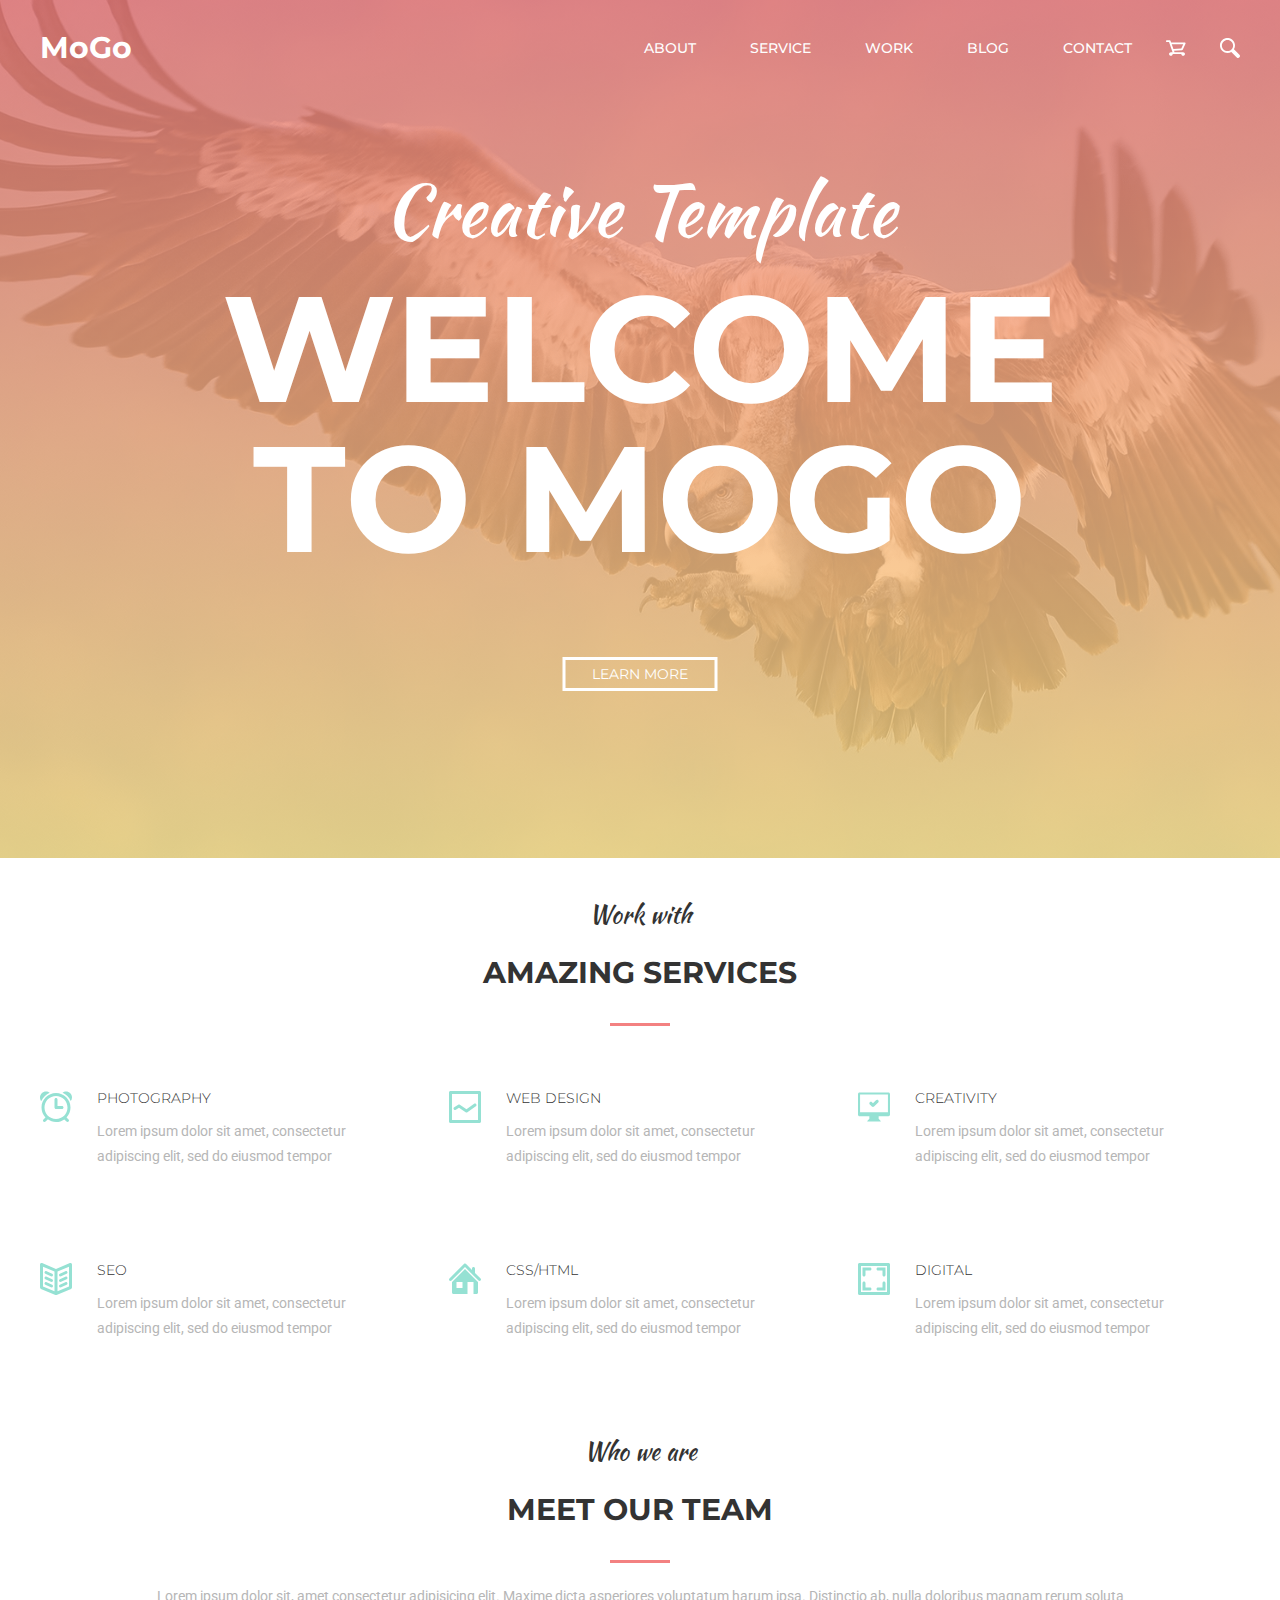
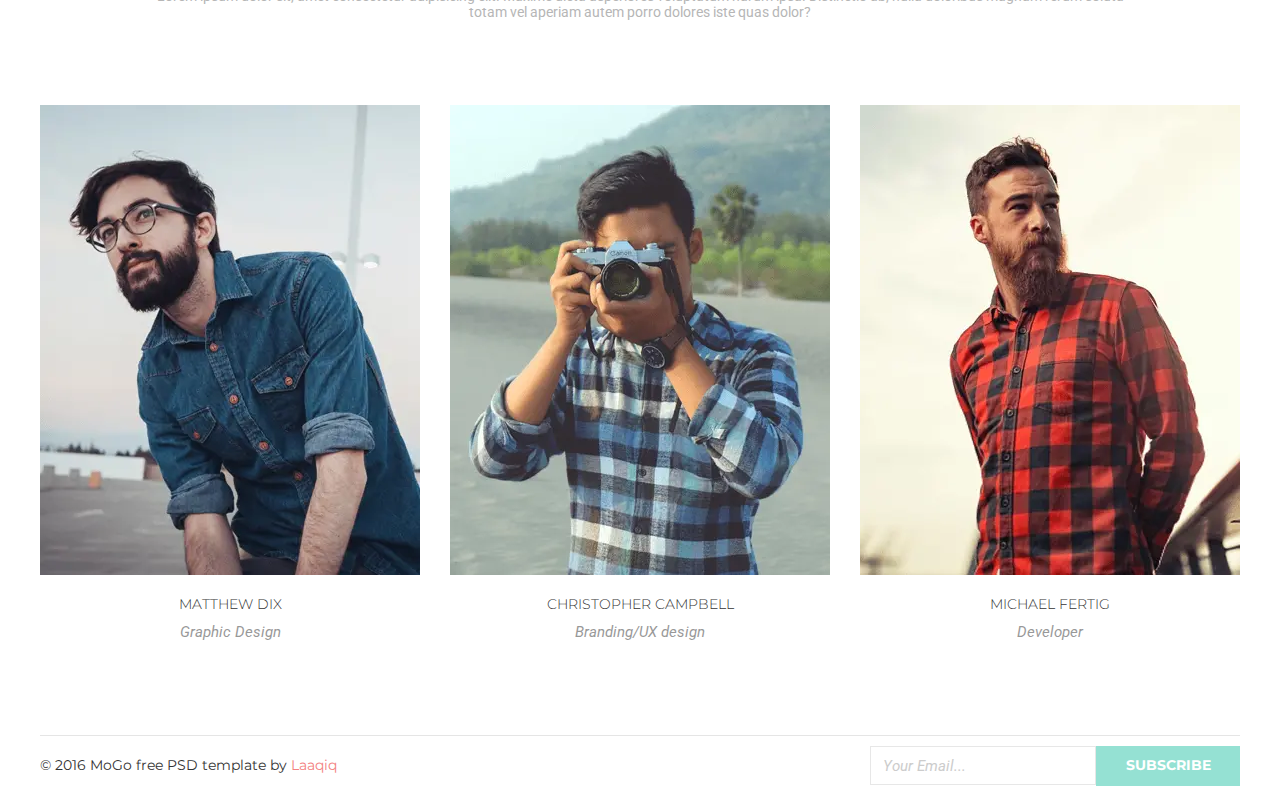
<file: Module-10/index.html>
<!DOCTYPE html>
<html lang="en">
<head>
    <meta charset="UTF-8">
    <meta name="viewport" content="width=device-width, initial-scale=1.0">
    <title>Module-10</title>
    <link rel="stylesheet" href="css/style.css">
    <link rel="stylesheet" href="css/normalize.css">
    <link href="https://fonts.googleapis.com/css?family=Kaushan+Script&display=swap" rel="stylesheet">
    <link href="https://fonts.googleapis.com/css?family=Roboto:300,300i,400,400i,500,700,900&display=swap" rel="stylesheet">
    <link href="https://fonts.googleapis.com/css?family=Montserrat:400,500,700&display=swap" rel="stylesheet">
</head>
<body style="width: 100%">
    <!-- MAIN MANU AND LOGO -->
    <header class="header">
        <div class="container">
          <div class="header__inner">
            <div class="logo"><a class="logo__link" href="#">MoGo</a></div>
            <nav class="menu">
                   <a class="menu__link" href="#">About</a>
                   <a class="menu__link" href="#">Service</a>
                   <a class="menu__link" href="#">Work</a>
                   <a class="menu__link" href="#">Blog</a>
                   <a class="menu__link" href="#">Contact</a>
                   <a class="menu__icon" href="#"><svg class="header__icon"><use href="img/symbol-defs.svg#icon-header01"></use></svg></a>
                   <a class="menu__icon" href="#"><svg class="header__icon"><use href="img/symbol-defs.svg#icon-header02"></use></svg></a>
            </nav>
            
          </div>
          <h1 class="header__title"><span class="header__span">Creative Template</span>Welcome<br> to MoGo</h1>
          <button class="header__btn">Learn more</button>
        </div>
    </header>
    <!-- SERVICES -->
    <section class="services">
       <div class="container">
        <div class="services__inner">
          <h2 class="title"><span>Work with</span><br/>Amazing services</h2>
            <div class="services__items">
               <div class="services__item">
                 <div class="services__icon"><svg class="main__icon"><use href="img/symbol-defs.svg#icon-services01"></use></svg></div>
                    <div class="services__content">
                        <h3 class="services__title">Photography</h3>
                        <p class="services__text"> Lorem ipsum dolor sit amet, consectetur adipiscing elit, sed do eiusmod tempor</p>
                    </div>
                </div>
                <div class="services__item">
                    <div class="services__icon"><svg class="main__icon"><use href="img/symbol-defs.svg#icon-services02"></use></svg></div>
                    <div class="services__content">
                       <h3 class="services__title">Web Design</h3>
                       <p class="services__text"> Lorem ipsum dolor sit amet, consectetur adipiscing elit, sed do eiusmod tempor</p>
                    </div>
                </div>
                <div class="services__item">
                    <div class="services__icon"><svg class="main__icon"><use href="img/symbol-defs.svg#icon-services03"></use></svg></div>
                    <div class="services__content">
                       <h3 class="services__title">Creativity</h3>
                       <p class="services__text"> Lorem ipsum dolor sit amet, consectetur adipiscing elit, sed do eiusmod tempor</p>
                    </div>
                </div>

                <div class="services__item">
                    <div class="services__icon"><svg class="main__icon"><use href="img/symbol-defs.svg#icon-services04"></use></svg></div>
                    <div class="services__content">
                       <h3 class="services__title">seo</h3>
                       <p class="services__text"> Lorem ipsum dolor sit amet, consectetur adipiscing elit, sed do eiusmod tempor</p>
                    </div>
                </div>                     
                <div class="services__item">
                    <div class="services__icon"><svg class="main__icon"><use href="img/symbol-defs.svg#icon-services05"></use></svg></div>
                    <div class="services__content">
                      <h3 class="services__title">Css/Html</h3>
                      <p class="services__text"> Lorem ipsum dolor sit amet, consectetur adipiscing elit, sed do eiusmod tempor</p>
                    </div>
                </div>
                <div class="services__item">
                    <div class="services__icon"><svg class="main__icon"><use href="img/symbol-defs.svg#icon-services06"></use></svg></div>
                    <div class="services__content">
                      <h3 class="services__title">digital</h3>
                      <p class="services__text"> Lorem ipsum dolor sit amet, consectetur adipiscing elit, sed do eiusmod tempor</p>
                    </div>
                </div>
                </div>
          </div>
        </div>
    </section>
    <!-- OUR TEAM -->
    <section class="team">
        <div class="container">
            <h2 class="title"><span>Who we are</span><br/>Meet our team</h2>
            <p class="team__text">Lorem ipsum dolor sit, amet consectetur adipisicing elit. Maxime dicta asperiores voluptatum harum ipsa. Distinctio ab, nulla doloribus magnam rerum soluta totam vel aperiam autem porro dolores iste quas dolor?</p>
  <!-- 1 --> 
          <div class="team__block">
            <div class="team__card">
                <div class="team__card-wrapper">
                  <picture class="team__img">
                    <source tupe="imade/webp" srcset="img/team/team01.webp 1x, img/team/team01@2x.webp 2x">
                    <img src="img/team/team01.png" srcset="img/team/team01@2x.png 2x" alt="">
                  </picture>
                    <div class="team__card-gradient"></div>   
                    <div class="team__buttons">
                            <button class="team__btn"><svg class="team__icon"><use href="img/symbol-defs.svg#icon-team01"></use></svg></button>
                            <button class="team__btn"><svg class="team__icon"><use href="img/symbol-defs.svg#icon-team02"></use></svg></button>
                            <button class="team__btn"><svg class="team__icon"><use href="img/symbol-defs.svg#icon-team03"></use></svg></button>
                            <button class="team__btn"><svg class="team__icon"><use href="img/symbol-defs.svg#icon-team04"></use></svg></button> 
                    </div> 
              </div>
              <h4 class="team__name">Matthew Dix</h4>  
              <p class="team__post">Graphic Design</p>
            </div>
  <!-- 2 -->
            <div class="team__card">
              <div class="team__card-wrapper">
                <picture class="team__img">
                  <source tupe="imade/webp" srcset="img/team/team02.webp 1x, img/team/team02@2x.webp 2x">
                  <img src="img/team/team02.png" srcset="img/team/team02@2x.png 2x" alt="">
                </picture>
                   <div class="team__card-gradient"></div>   
                    <div class="team__buttons">
                      <button class="team__btn"><svg class="team__icon"><use href="img/symbol-defs.svg#icon-team01"></use></svg></button>
                      <button class="team__btn"><svg class="team__icon"><use href="img/symbol-defs.svg#icon-team02"></use></svg></button>
                      <button class="team__btn"><svg class="team__icon"><use href="img/symbol-defs.svg#icon-team03"></use></svg></button>
                      <button class="team__btn"><svg class="team__icon"><use href="img/symbol-defs.svg#icon-team04"></use></svg></button> 
                      </div> 
              </div>
                  <h4 class="team__name">Christopher Campbell</h4>  
                  <p class="team__post">Branding/UX design</p>
            </div>
  <!-- 3 -->
            <div class="team__card">
              <div class="team__card-wrapper">
                <picture class="team__img">
                  <source tupe="imade/webp" srcset="img/team/team03.webp 1x, img/team/team03@2x.webp 2x">
                  <img src="img/team/team03.png" srcset="img/team/team03@2x.png 2x" alt="">
                </picture>
                   <div class="team__card-gradient"></div>   
                   <div class="team__buttons">
                      <button class="team__btn"><svg class="team__icon"><use href="img/symbol-defs.svg#icon-team01"></use></svg></button>
                      <button class="team__btn"><svg class="team__icon"><use href="img/symbol-defs.svg#icon-team02"></use></svg></button>
                      <button class="team__btn"><svg class="team__icon"><use href="img/symbol-defs.svg#icon-team03"></use></svg></button>
                      <button class="team__btn"><svg class="team__icon"><use href="img/symbol-defs.svg#icon-team04"></use></svg></button> 
                  </div>  
              </div>
              <h4 class="team__name">Michael Fertig</h4>  
              <p class="team__post">Developer</p>
            </div>
          </div>
        </div>
    </section>
    <footer class="footer">
        <div class="container">
          <div class="footer__wrapper">
            <p class="footer__information">&copy; 2016 MoGo free PSD template by <a class="footer__link" href="#">Laaqiq</a></p>
            <div class="footer__inputs">
              <input class="footer__input-email" type="email" name="#" id="email" placeholder="Your Email...">
              <input class="footer__input-submit" type="submit" value="Subscribe">
            </div>
          </div>
        </div>
    </footer>
</body>
</html>
</file>
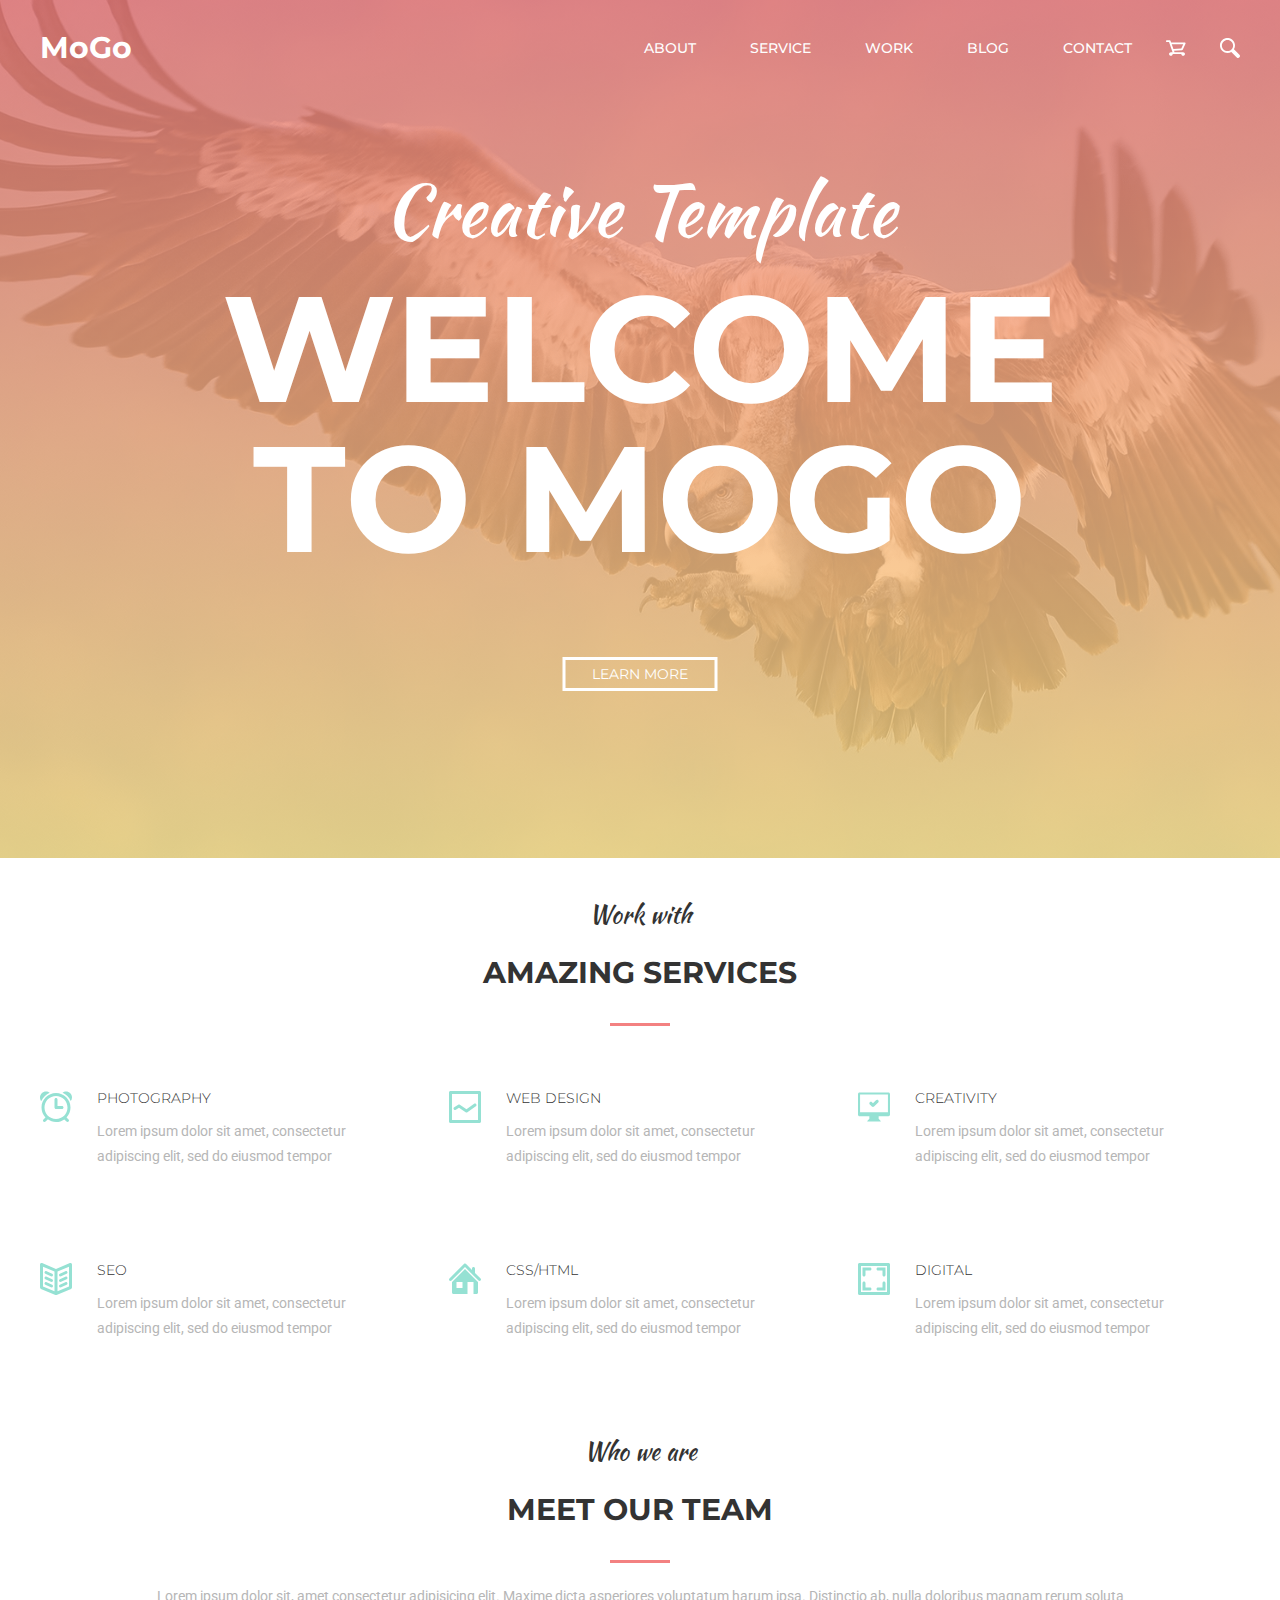
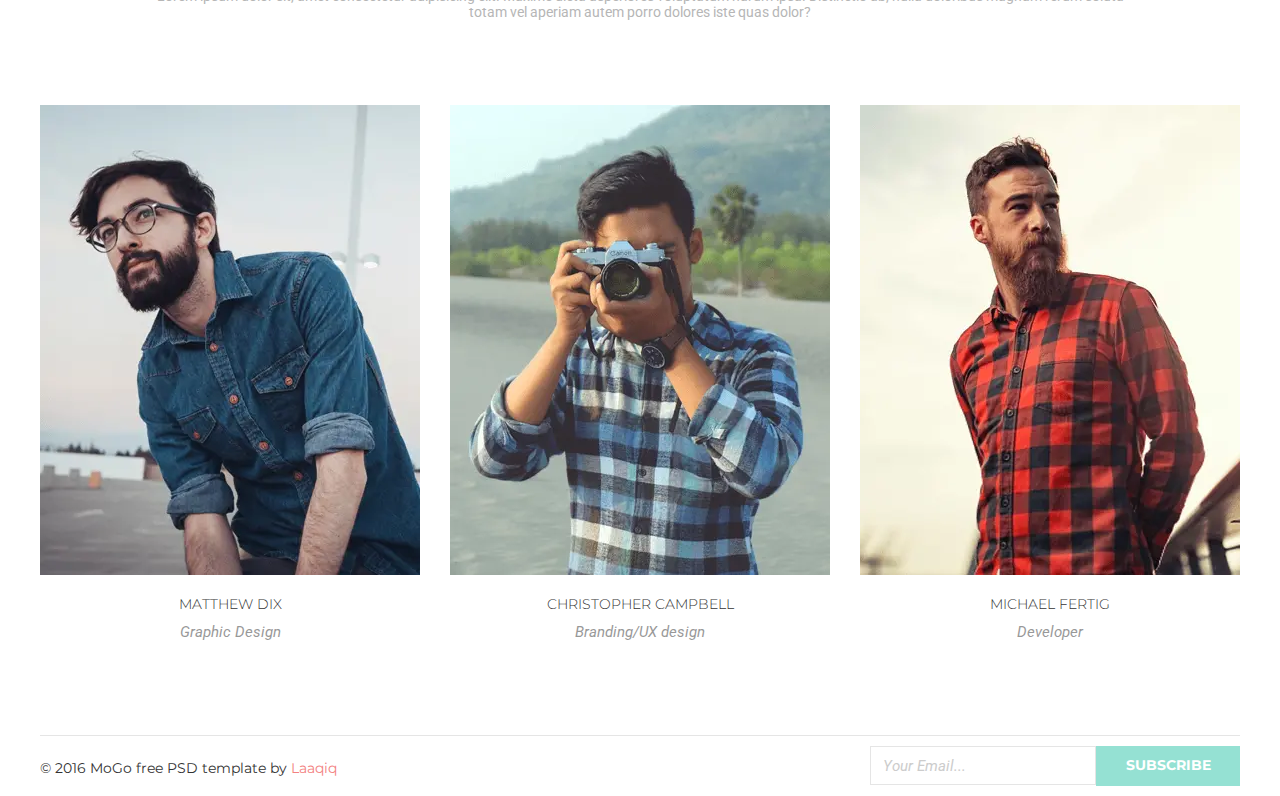
<file: Module-11/index.html>
<!DOCTYPE html>
<html lang="en">
<head>
    <meta charset="UTF-8">
    <meta name="viewport" content="width=device-width, initial-scale=1.0">
    <title>Module-11</title>
    <link rel="stylesheet" href="css/styles.css">
    <link rel="stylesheet" href="css/normalize.css">
    <link href="https://fonts.googleapis.com/css?family=Kaushan+Script&display=swap" rel="stylesheet">
    <link href="https://fonts.googleapis.com/css?family=Roboto:300,300i,400,400i,500,700,900&display=swap" rel="stylesheet">
    <link href="https://fonts.googleapis.com/css?family=Montserrat:400,500,700&display=swap" rel="stylesheet">
</head>
<body style="width: 100%">
    <!-- MAIN MANU AND LOGO -->
    <header class="header">
        <div class="container">
          <div class="header__inner">
            <div class="logo"><a class="logo__link" href="#">MoGo</a></div>
            <nav class="menu">
                   <a class="menu__link" href="#">About</a>
                   <a class="menu__link" href="#">Service</a>
                   <a class="menu__link" href="#">Work</a>
                   <a class="menu__link" href="#">Blog</a>
                   <a class="menu__link" href="#">Contact</a>
                   <a class="menu__icon" href="#"><svg class="header__icon"><use href="img/symbol-defs.svg#icon-header01"></use></svg></a>
                   <a class="menu__icon" href="#"><svg class="header__icon"><use href="img/symbol-defs.svg#icon-header02"></use></svg></a>
            </nav>
            
          </div>
          <h1 class="header__title"><span class="header__span">Creative Template</span>Welcome<br> to MoGo</h1>
          <button class="header__btn">Learn more</button>
        </div>
    </header>
    <!-- SERVICES -->
    <section class="services">
       <div class="container">
        <div class="services__inner">
          <h2 class="title"><span>Work with</span><br/>Amazing services</h2>
            <div class="services__items">
               <div class="services__item">
                 <div class="services__icon"><svg class="main__icon"><use href="img/symbol-defs.svg#icon-services01"></use></svg></div>
                    <div class="services__content">
                        <h3 class="services__title">Photography</h3>
                        <p class="services__text"> Lorem ipsum dolor sit amet, consectetur adipiscing elit, sed do eiusmod tempor</p>
                    </div>
                </div>
                <div class="services__item">
                    <div class="services__icon"><svg class="main__icon"><use href="img/symbol-defs.svg#icon-services02"></use></svg></div>
                    <div class="services__content">
                       <h3 class="services__title">Web Design</h3>
                       <p class="services__text"> Lorem ipsum dolor sit amet, consectetur adipiscing elit, sed do eiusmod tempor</p>
                    </div>
                </div>
                <div class="services__item">
                    <div class="services__icon"><svg class="main__icon"><use href="img/symbol-defs.svg#icon-services03"></use></svg></div>
                    <div class="services__content">
                       <h3 class="services__title">Creativity</h3>
                       <p class="services__text"> Lorem ipsum dolor sit amet, consectetur adipiscing elit, sed do eiusmod tempor</p>
                    </div>
                </div>

                <div class="services__item">
                    <div class="services__icon"><svg class="main__icon"><use href="img/symbol-defs.svg#icon-services04"></use></svg></div>
                    <div class="services__content">
                       <h3 class="services__title">seo</h3>
                       <p class="services__text"> Lorem ipsum dolor sit amet, consectetur adipiscing elit, sed do eiusmod tempor</p>
                    </div>
                </div>                     
                <div class="services__item">
                    <div class="services__icon"><svg class="main__icon"><use href="img/symbol-defs.svg#icon-services05"></use></svg></div>
                    <div class="services__content">
                      <h3 class="services__title">Css/Html</h3>
                      <p class="services__text"> Lorem ipsum dolor sit amet, consectetur adipiscing elit, sed do eiusmod tempor</p>
                    </div>
                </div>
                <div class="services__item">
                    <div class="services__icon"><svg class="main__icon"><use href="img/symbol-defs.svg#icon-services06"></use></svg></div>
                    <div class="services__content">
                      <h3 class="services__title">digital</h3>
                      <p class="services__text"> Lorem ipsum dolor sit amet, consectetur adipiscing elit, sed do eiusmod tempor</p>
                    </div>
                </div>
                </div>
          </div>
        </div>
    </section>
    <!-- OUR TEAM -->
    <section class="team">
        <div class="container">
            <h2 class="title"><span>Who we are</span><br/>Meet our team</h2>
            <p class="team__text">Lorem ipsum dolor sit, amet consectetur adipisicing elit. Maxime dicta asperiores voluptatum harum ipsa. Distinctio ab, nulla doloribus magnam rerum soluta totam vel aperiam autem porro dolores iste quas dolor?</p>
  <!-- 1 --> 
          <div class="team__block">
            <div class="team__card">
                <div class="team__card-wrapper">
                  <picture class="team__img">
                    <source tupe="imade/webp" srcset="img/team/team01.webp 1x, img/team/team01@2x.webp 2x">
                    <img src="img/team/team01.png" srcset="img/team/team01@2x.png 2x" alt="">
                  </picture>
                    <div class="team__card-gradient"></div>   
                    <div class="team__buttons">
                            <button class="team__btn"><svg class="team__icon"><use href="img/symbol-defs.svg#icon-team01"></use></svg></button>
                            <button class="team__btn"><svg class="team__icon"><use href="img/symbol-defs.svg#icon-team02"></use></svg></button>
                            <button class="team__btn"><svg class="team__icon"><use href="img/symbol-defs.svg#icon-team03"></use></svg></button>
                            <button class="team__btn"><svg class="team__icon"><use href="img/symbol-defs.svg#icon-team04"></use></svg></button> 
                    </div> 
              </div>
              <h4 class="team__name">Matthew Dix</h4>  
              <p class="team__post">Graphic Design</p>
            </div>
  <!-- 2 -->
            <div class="team__card">
              <div class="team__card-wrapper">
                <picture class="team__img">
                  <source tupe="imade/webp" srcset="img/team/team02.webp 1x, img/team/team02@2x.webp 2x">
                  <img src="img/team/team02.png" srcset="img/team/team02@2x.png 2x" alt="">
                </picture>
                   <div class="team__card-gradient"></div>   
                    <div class="team__buttons">
                      <button class="team__btn"><svg class="team__icon"><use href="img/symbol-defs.svg#icon-team01"></use></svg></button>
                      <button class="team__btn"><svg class="team__icon"><use href="img/symbol-defs.svg#icon-team02"></use></svg></button>
                      <button class="team__btn"><svg class="team__icon"><use href="img/symbol-defs.svg#icon-team03"></use></svg></button>
                      <button class="team__btn"><svg class="team__icon"><use href="img/symbol-defs.svg#icon-team04"></use></svg></button> 
                      </div> 
              </div>
                  <h4 class="team__name">Christopher Campbell</h4>  
                  <p class="team__post">Branding/UX design</p>
            </div>
  <!-- 3 -->
            <div class="team__card">
              <div class="team__card-wrapper">
                <picture class="team__img">
                  <source tupe="imade/webp" srcset="img/team/team03.webp 1x, img/team/team03@2x.webp 2x">
                  <img src="img/team/team03.png" srcset="img/team/team03@2x.png 2x" alt="">
                </picture>
                   <div class="team__card-gradient"></div>   
                   <div class="team__buttons">
                      <button class="team__btn"><svg class="team__icon"><use href="img/symbol-defs.svg#icon-team01"></use></svg></button>
                      <button class="team__btn"><svg class="team__icon"><use href="img/symbol-defs.svg#icon-team02"></use></svg></button>
                      <button class="team__btn"><svg class="team__icon"><use href="img/symbol-defs.svg#icon-team03"></use></svg></button>
                      <button class="team__btn"><svg class="team__icon"><use href="img/symbol-defs.svg#icon-team04"></use></svg></button> 
                  </div>  
              </div>
              <h4 class="team__name">Michael Fertig</h4>  
              <p class="team__post">Developer</p>
            </div>
          </div>
        </div>
    </section>
    <footer class="footer">
        <div class="container">
          <div class="footer__wrapper">
            <p class="footer__information">&copy; 2016 MoGo free PSD template by <a class="footer__link" href="#">Laaqiq</a></p>
            <div class="footer__inputs">
              <input class="footer__input-email" type="email" name="#" id="email" placeholder="Your Email...">
              <input class="footer__input-submit" type="submit" value="Subscribe">
            </div>
          </div>
        </div>
    </footer>
</body>
</html>
</file>
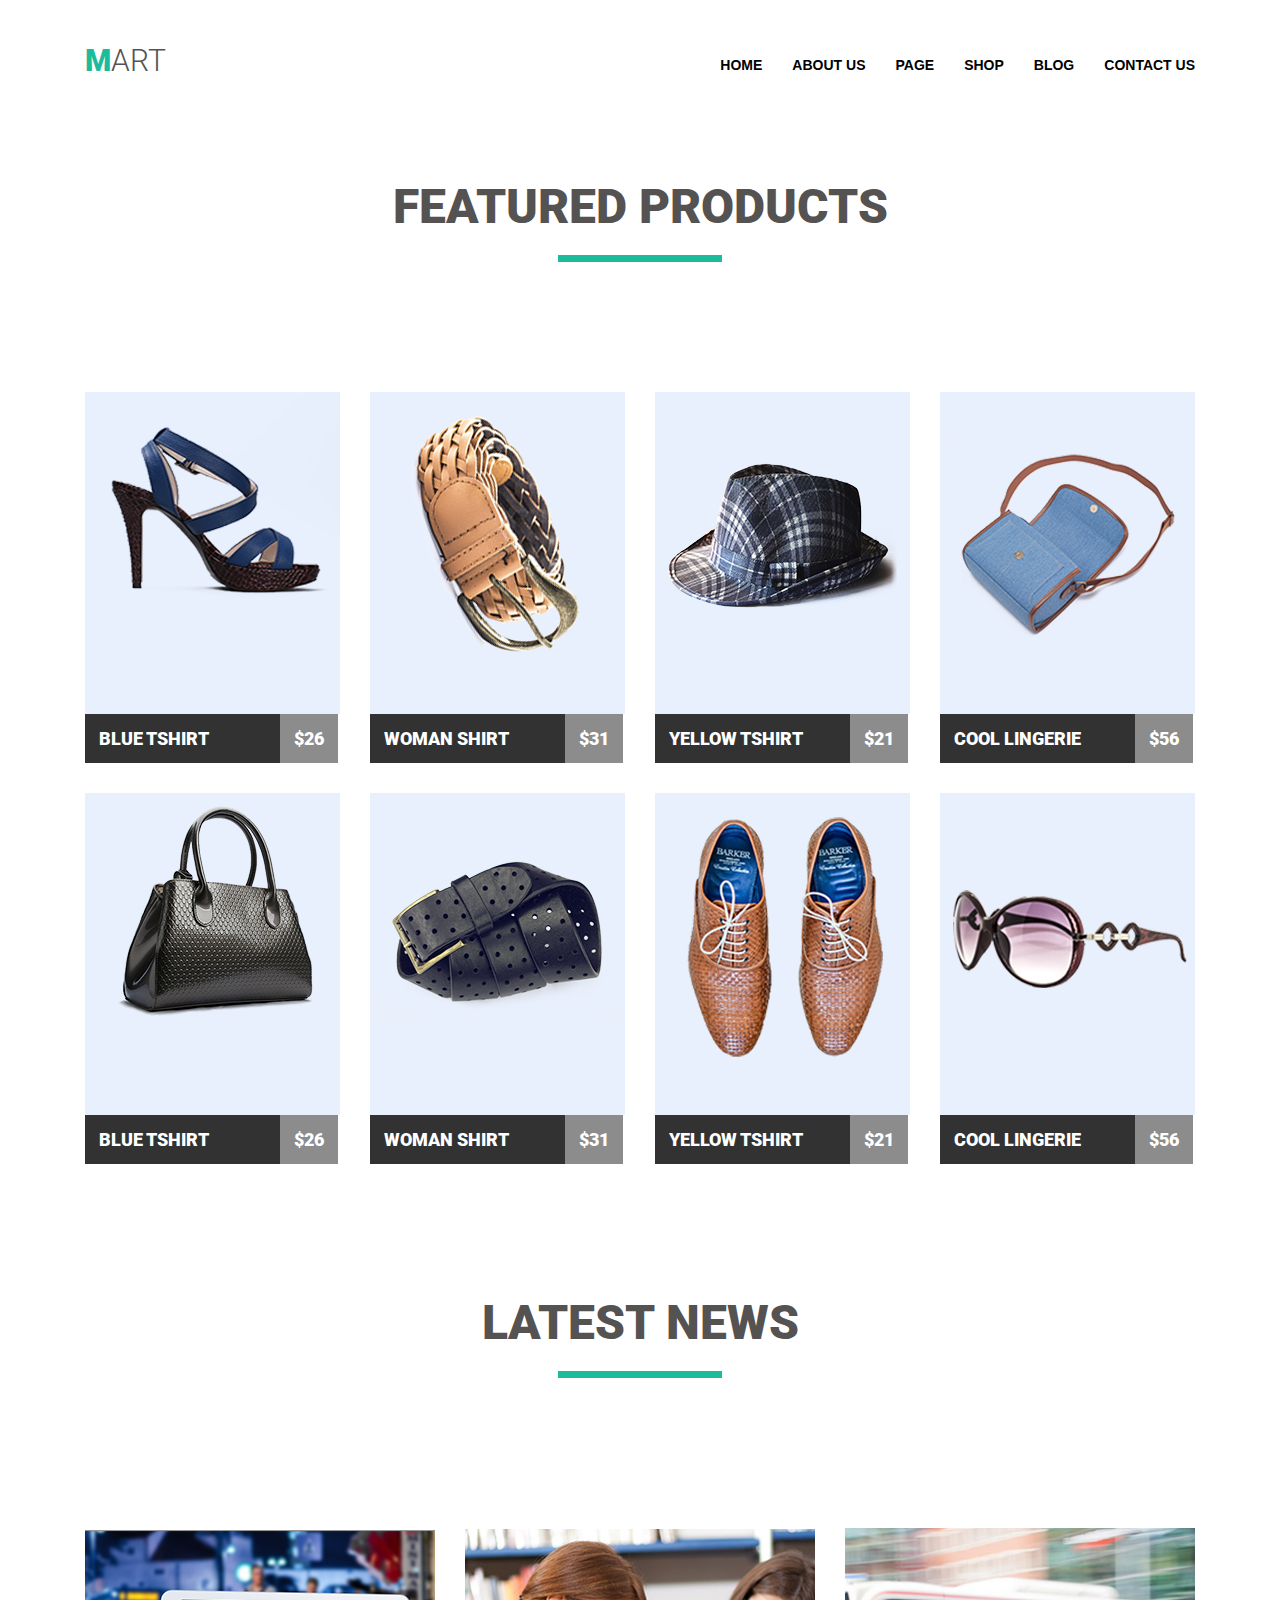
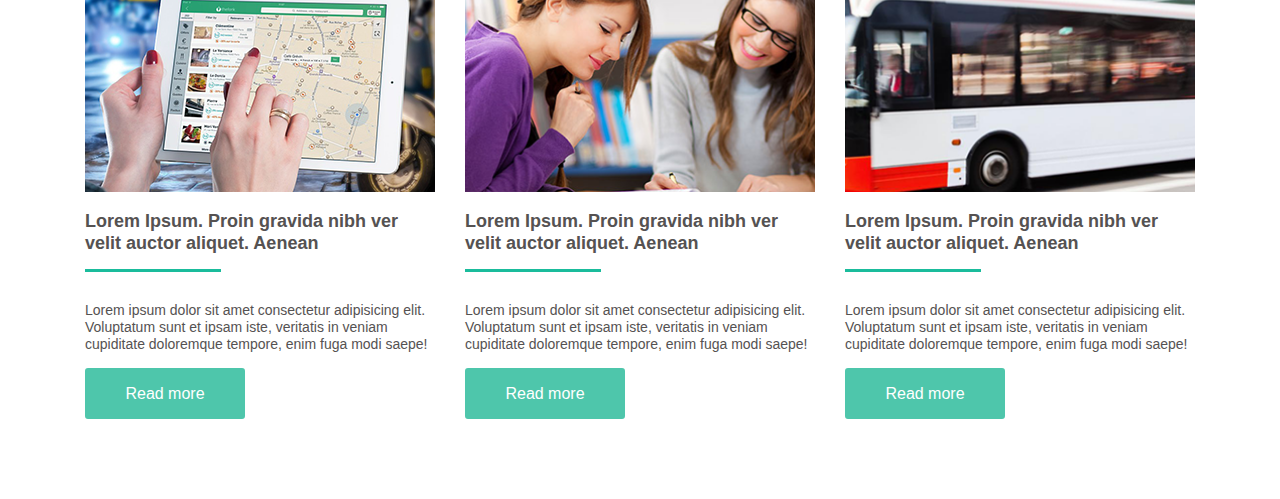
<file: module-4/index.html>
<!DOCTYPE html>
<html lang="en">
  <head>
    <meta charset="UTF-8" />
    <meta name="viewport" content="width=device-width, initial-scale=1.0" />
    <meta http-equiv="X-UA-Compatible" content="ie=edge" />
    <title>Module-4</title>
    <link href="https://fonts.googleapis.com/css?family=Roboto:300,400,500,700,900&display=swap" rel="stylesheet"/>
    <link href="https://fonts.googleapis.com/css?family=Open+Sans:400,600,700&display=swap" rel="stylesheet"/>
    <link rel="stylesheet" href="css/style.css" />
  </head>
  <body>
      <main>
          <!-- MAIN MANU AND LOGO -->
        <header>
        <div class="container">
            <div class="heading clearfix">
           <a href="#" class="logo">Mart</a>
            <nav class="menu">
                <ul>
                <li>
                    <a href="#">Home</a>
                </li>
                <li>
                    <a href="#">About us</a>
                </li>
                <li>
                    <a href="#">Page</a>
                </li>
                <li>
                    <a href="#">Shop</a>
                </li>
                <li>
                    <a href="#">Blog</a>
                </li>
                <li>
                    <a href="#">Contact us</a>
                </li>
                </ul>
            </nav>
            </div>
        </div>
        </header>
        <!-- GOODS AND PRICE-->
        <section>
            <div class="container">
                <h2>Featured products</h2>
                <ul class="goods">
                    <li class="goods-block">
                        <a href="#">
                           <img src="img/1st_block_photo_1.png" alt="women shoes"/> 
                        </a>
                        <ul class="name-price">
                            <li class="goods-name"><a href="#">Blue tshirt</a></li>
                            <li class="priсe">$26</li>
                        </ul> 
                    </li>
                    <li class="goods-block">
                        <a href="#"> 
                            <img src="img/1st_block_photo_2.png" alt="leather belt"/>
                        </a>
                            <ul class="name-price">
                                   <li class="goods-name"><a href="#">Woman shirt</a></li> 
                                <li class="priсe">$31</li>
                            </ul>
                    </li>
                <li class="goods-block">
                    <a href="#"> 
                        <img src="img/1st_block_photo_3.png" alt="hat"/>
                    </a>
                    <ul class="name-price">
                        <li class="goods-name"><a href="#">Yellow tshirt</a></li> 
                        <li class="priсe">$21</li>
                    </ul> 
                </li>
                <li class="goods-block">
                    <a href="#"> 
                        <img src="img/1st_block_photo_4.png" alt="blue women bag"/>
                    </a>
                            <ul class="name-price">
                                <li class="goods-name"><a href="#">Cool lingerie</a></li>
                                <li class="priсe">$56</li>
                            </ul>
                </li>
                <li class="goods-block">
                    <a href="#"> 
                        <img src="img/1st_block_photo_5.png" alt="black women bag"/>
                    </a>
                        <ul class="name-price">
                            <li class="goods-name"><a href="#">Blue tshirt</a></li>
                            <li class="priсe">$26</li>
                        </ul>
                </li>
                <li class="goods-block">
                    <a href="#"> 
                        <img src="img/1st_block_photo_6.png" alt="black leather belt"/>
                    </a>
                    <ul class="name-price">
                        <li class="goods-name"><a href="#">Woman shirt</a></li> 
                        <li class="priсe">$31</li>
                    </ul>
                </li>
                <li class="goods-block">
                    <a href="#"> 
                        <img src="img/1st_block_photo_7.png" alt="men's shoes"/>
                    </a>
                    
                    <ul class="name-price">
                        <li class="goods-name"><a href="#">Yellow tshirt</a></li> 
                        <li class="priсe">$21</li>
                    </ul>
                </li>
                <li class="goods-block">
                    <a href="#"> 
                        <img src="img/1st_block_photo_8.png" alt="glasses"/>
                    </a>     
                    <ul class="name-price">
                        <li class="goods-name"><a href="#">Cool lingerie</a></li>
                        <li class="priсe">$56</li>
                    </ul>              
                </li>
                </ul>
            </div>
        </section>

        <!-- LATEST NEWS -->
        <section>
            <div class="container">
                <h2>Latest news</h2>
                <ul class="news-list">
                    <li class="news-list-item">
                        <img src="img/2rd_block_photo_1.png" alt="news-1" width="350"/>
                        <h3>Lorem Ipsum. Proin gravida nibh ver velit auctor aliquet. Aenean</h3>
                        <p>Lorem ipsum dolor sit amet consectetur adipisicing elit.
                                    Voluptatum sunt et ipsam iste, veritatis in veniam cupiditate
                                    doloremque tempore, enim fuga modi saepe!</p>
                        <button>Read more</button>
                    </li>
                    <li class="news-list-item">
                        <img src="img/2rd_block_photo_2.png" alt="news-1" width="350"/>
                        <h3>Lorem Ipsum. Proin gravida nibh ver velit auctor aliquet. Aenean</h3>
                        <p>Lorem ipsum dolor sit amet consectetur adipisicing elit.
                                    Voluptatum sunt et ipsam iste, veritatis in veniam cupiditate
                                    doloremque tempore, enim fuga modi saepe!</p>
                        <button>Read more</button>
                    </li> 
                    <li class="news-list-item">
                        <img src="img/2rd_block_photo_3.png" alt="news-1" width="350"/>
                        <h3>Lorem Ipsum. Proin gravida nibh ver velit auctor aliquet. Aenean</h3>
                        <p>Lorem ipsum dolor sit amet consectetur adipisicing elit.
                                    Voluptatum sunt et ipsam iste, veritatis in veniam cupiditate
                                    doloremque tempore, enim fuga modi saepe!</p>
                        <button>Read more</button>
                    </li>
                </ul>           
            </div>
        </section> 
      </main>
  </body>
</html>
</file>
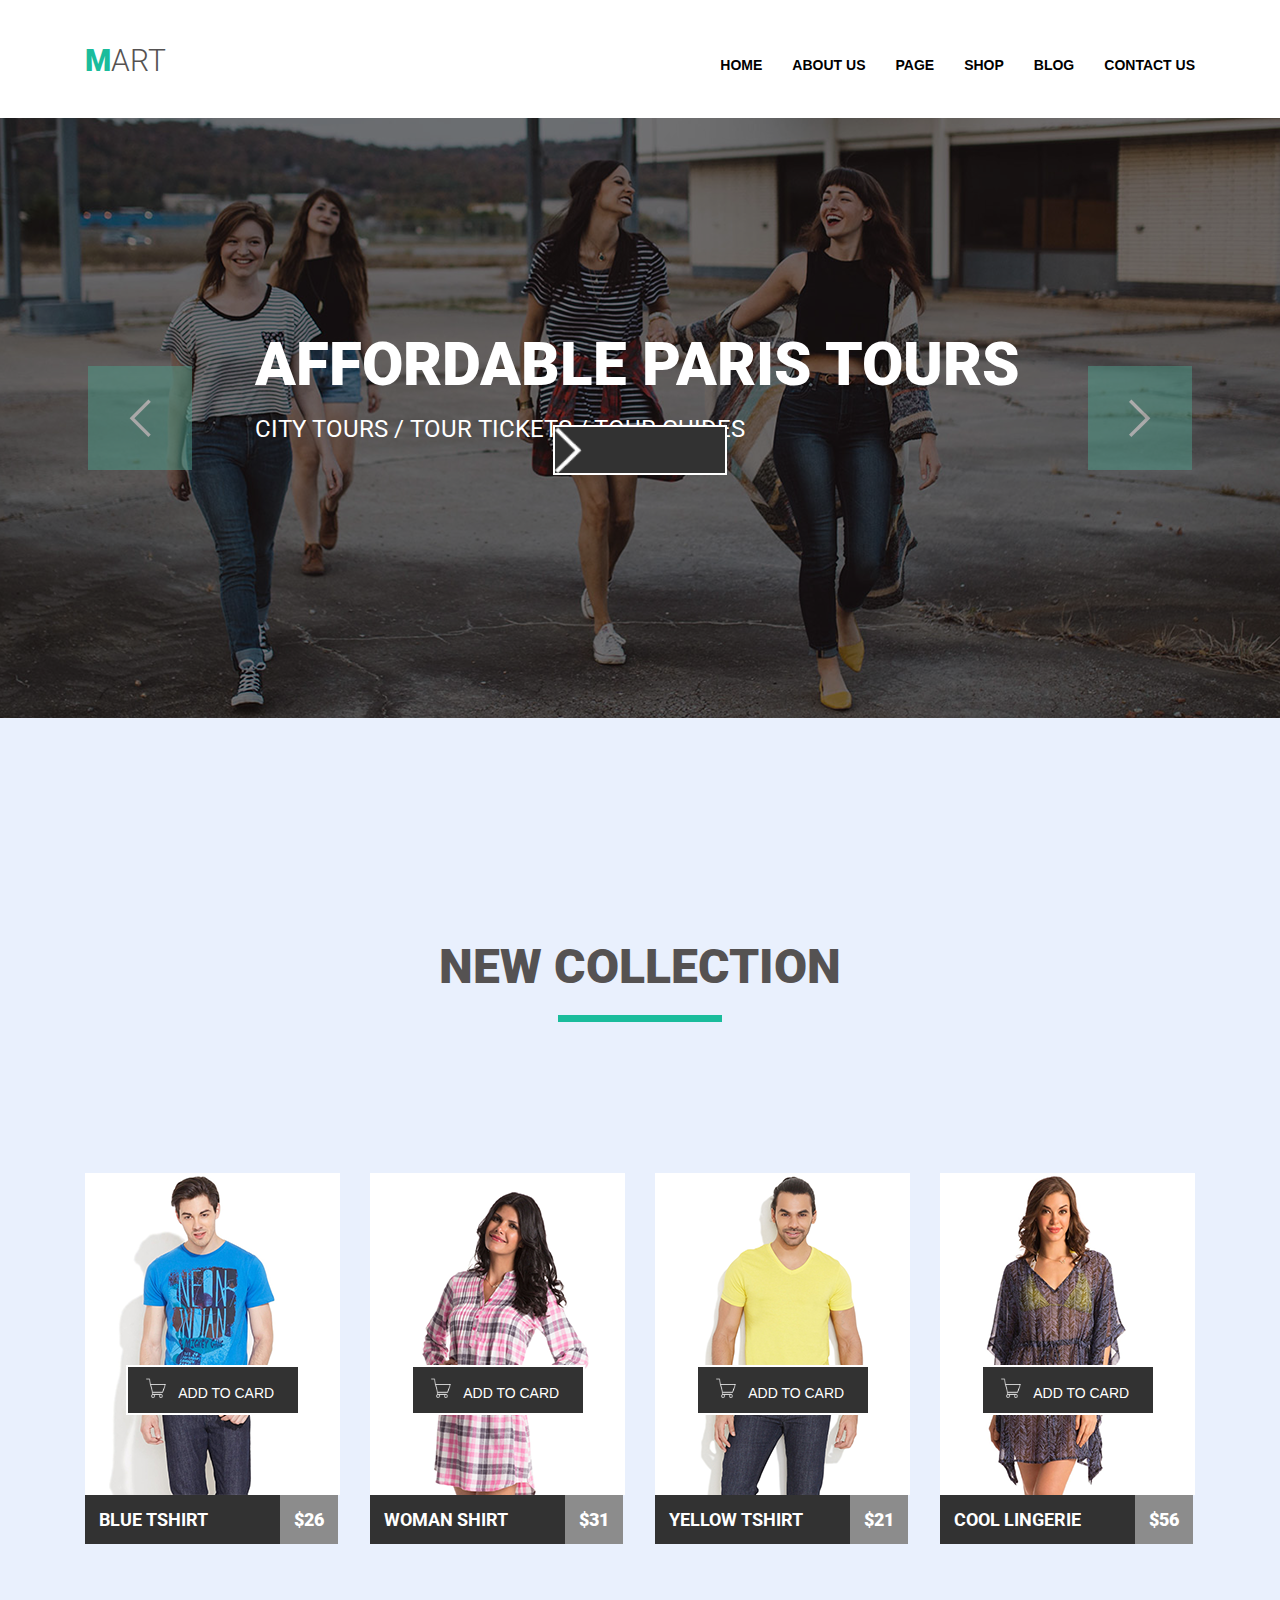
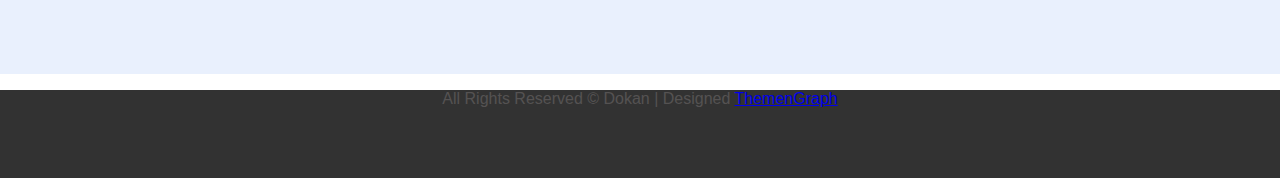
<file: Module-5/index.html>
<!DOCTYPE html>
<html lang="en">
  <head>
    <meta charset="UTF-8" />
    <meta name="viewport" content="width=device-width, initial-scale=1.0" />
    <meta http-equiv="X-UA-Compatible" content="ie=edge" />
    <title>Module-5</title>
    <link
      href="https://fonts.googleapis.com/css?family=Roboto:300,400,500,700,900&display=swap"
      rel="stylesheet"
    />
    <link
      href="https://fonts.googleapis.com/css?family=Open+Sans:400,600,700&display=swap"
      rel="stylesheet"
    />
    <link rel="stylesheet" href="css/style.css" />
  </head>
  <body>
    <main>
      <!--MAIN MANU AND LOGO-->
      <header>
        <div class="container">
          <div class="heading clearfix">
            <a href="#" class="logo">Mart</a>
            <nav class="menu ">
              <ul>
                <li><a href="#">Home</a></li>
                <li><a href="#">About us</a></li>
                <li><a href="#">Page</a></li>
                <li><a href="#">Shop</a></li>
                <li><a href="#">Blog</a></li>
                <li><a href="#">Contact us</a></li>
              </ul>
            </nav>
          </div>
        </div>
      </header>
      <section>
        <div class="background-img ">
          <div class="container">
              <div class="headline">
                <button class="button left"> <img class="img" src=".//img/pointer1.png" alt=""></button>
                <h1>Affordable paris tours</h1>
                <span><p class="tours">City tours / tour tickets / tour guides</p></span>
                <button class="button right"> <img class="img" src=".//img/pointer2.png" alt=""></button>
              </div>
            </div>
          </div>
      </section>
      <!--New collection-->
      <section class="background">
        <div class="container h2">
          <h2>New collection</h2>
          <ul class="goods">
            <li class="goods-block">
              <div class="bg-color">
                <div class="btn">
                  <button class="icon icon01"></button>
                  <button class="icon icon02"></button>
                  <button class="icon icon03"></button>
                  <button class="bnt_card"><img class="icon-png basket" src="img/icon4.png" alt="icon4"/>Add to card</button>
                </div>
              </div>
              <a href="#">
                <img src="img/people1.png" alt="Blue tshirt" />
              </a>
              <ul class="name-price">
                <li class="goods-name">
                  <h4><a href="#">Blue tshirt</a></h4>
                </li>
                <li class="priсe">$26</li>
              </ul>
            </li>
            <li class="goods-block">
              <div class="bg-color">
                <div class="btn">
                  <button class="icon icon01"></button>
                  <button class="icon icon02"></button>
                  <button class="icon icon03"></button>
                  <button class="bnt_card"><img class="icon-png basket" src="img/icon4.png" alt="icon4"/>Add to card</button>
                </div>
              </div>
              <a href="#">
                <img src="img/people2.png" alt="Woman shirt" />
              </a>
              <ul class="name-price">
                <li class="goods-name">
                  <h4> <a href="#">Woman shirt</a></h4>
                </li>
                <li class="priсe">$31</li>
              </ul>
            </li>
            <li class="goods-block">
              <div class="bg-color">
                <div class="btn">
                  <button class="icon icon01"></button>
                  <button class="icon icon02"></button>
                  <button class="icon icon03"></button>
                  <button class="bnt_card"><img class="icon-png basket" src="img/icon4.png" alt="icon4"/>Add to card</button>
                </div>
              </div>
              <a href="#">
                <img src="img/people3.png" alt="Yellow tshirt" />
              </a>
              <ul class="name-price">
                <li class="goods-name">
                  <h4><a href="#">Yellow tshirt</a></h4>
                </li>
                <li class="priсe">$21</li>
              </ul>
            </li>
            <li class="goods-block">
              <div class="bg-color">
                <div class="btn">
                  <button class="icon icon01"></button>
                  <button class="icon icon02"></button>
                  <button class="icon icon03"></button>
                  <button class="bnt_card"><img class="icon-png basket" src="img/icon4.png" alt="icon4"/>Add to card</button>
                </div>
              </div>
              <a href="#">
                <img src="img/people4.png" alt="Cool lingerie" />
              </a>
              <ul class="name-price">
                <li class="goods-name">
                  <h4><a href="#">Cool lingerie</a></h4>
                </li>
                <li class="priсe">$56</li>
              </ul>
            </li>
          </ul>
        </div>
      </section>
      <!--FOOTER-->
      <footer>
        <div class="container footer">
          <p>All Rights Reserved &copy; Dokan | Designed <a href="#">ThemenGraph</a> </p>
        </div>
      </footer>
    </main>
  </body>
</html>
</file>
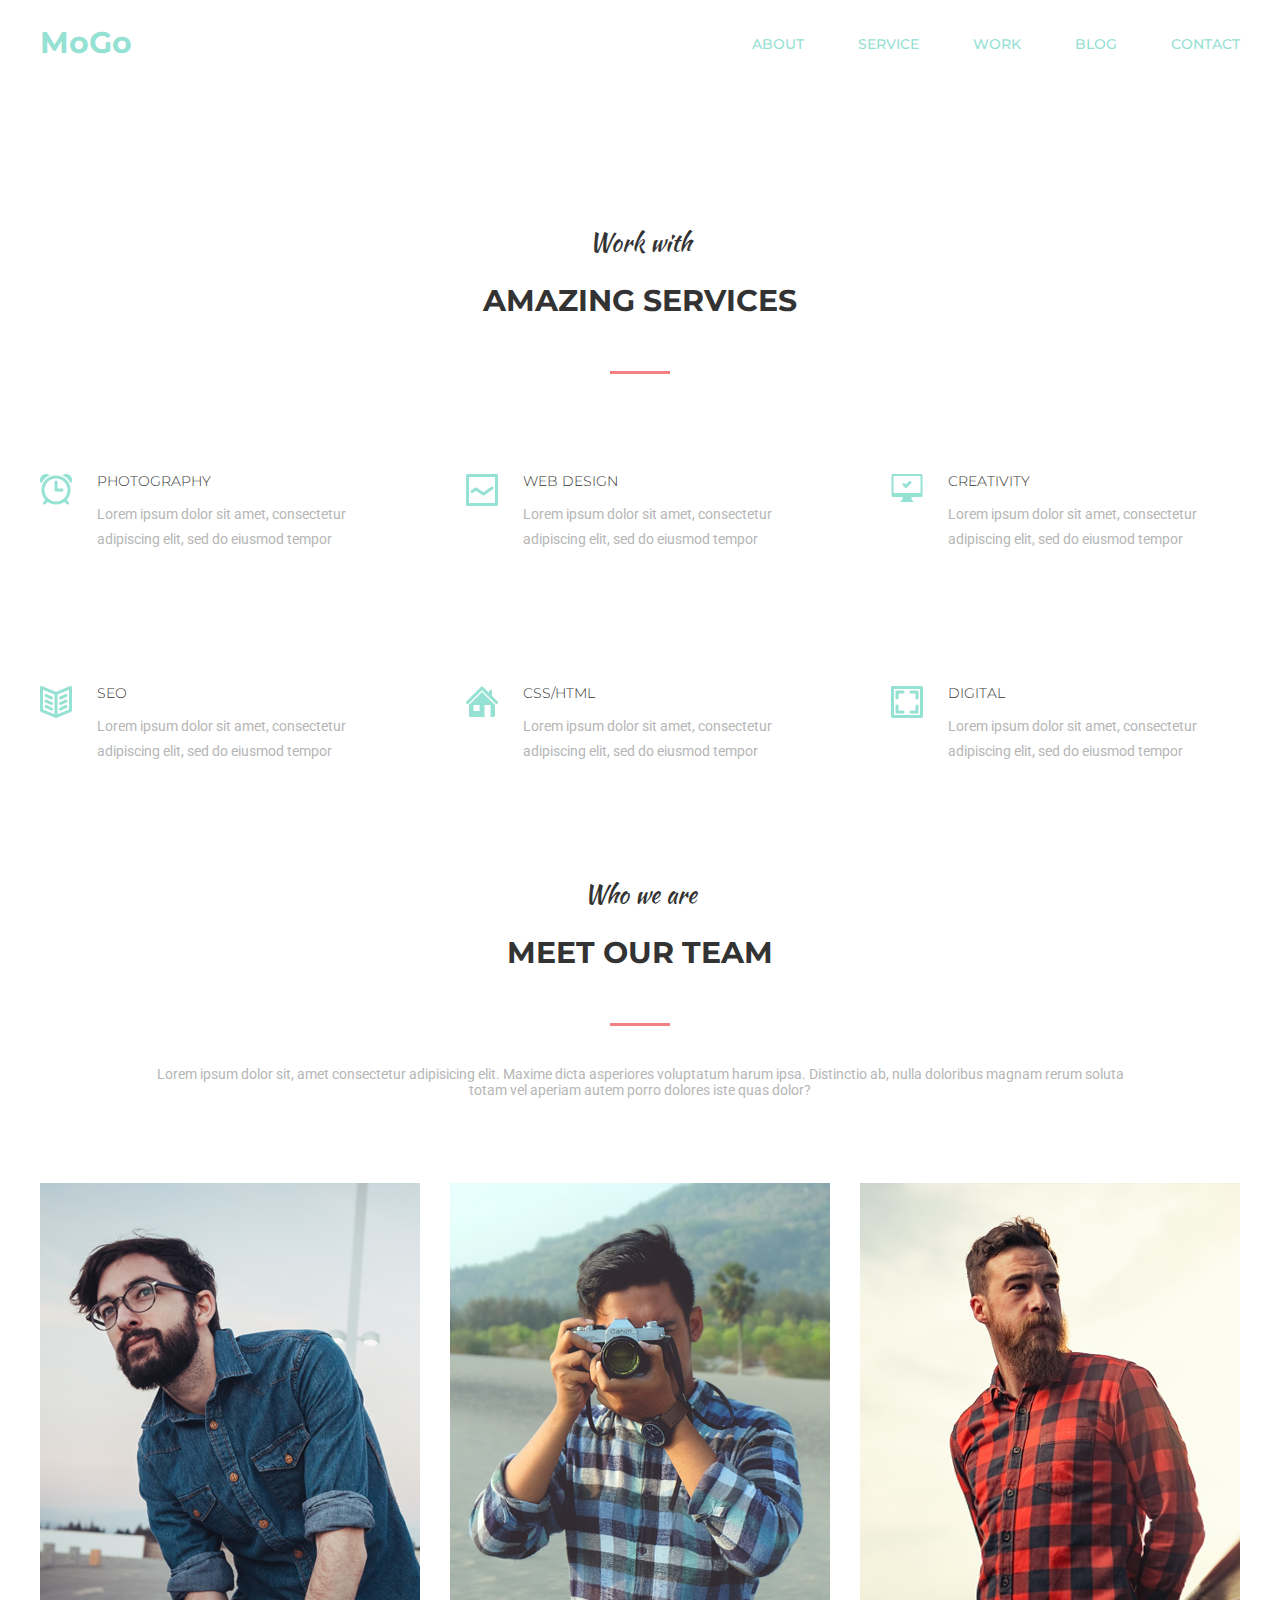
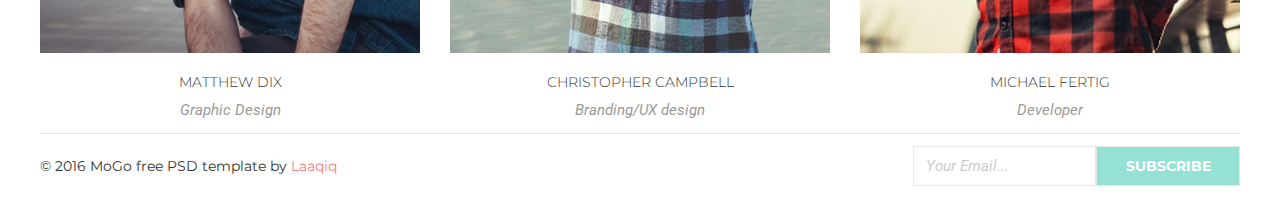
<file: Module-6/index.html>
<!DOCTYPE html>
<html lang="en">
<head>
    <meta charset="UTF-8">
    <meta name="viewport" content="width=device-width, initial-scale=1.0">
    <title>Module-6</title>
    <link rel="stylesheet" href="css/style.css">
    <link href="https://fonts.googleapis.com/css?family=Kaushan+Script&display=swap" rel="stylesheet">
    <link href="https://fonts.googleapis.com/css?family=Roboto:300,300i,400,400i,500,700,900&display=swap" rel="stylesheet">
    <link href="https://fonts.googleapis.com/css?family=Montserrat:400,500,700&display=swap" rel="stylesheet">
</head>
<body>
    <!-- MAIN MANU AND LOGO -->
    <header>
        <div class="container">
          <div class="header">
            <a href="#" class="logo">MoGo</a>
              <nav class="menu">
                        <a href="#">About</a>
                        <a href="#">Service</a>
                        <a href="#">Work</a>
                        <a href="#">Blog</a>
                        <a href="#">Contact</a>
              </nav>
          </div>
        </div>
    </header>
    <!-- SERVICES -->
    <section>
        <div class="container">
          <h2><span>Work with</span><br/>Amazing services</h2>
          <div class="main_services_block">
            <div class="services_item">
                        <div class="services">
                          <img class="main_icon" src="img/main-icons/main-icon1.png" alt="">
                        </div>
                        <div class="services">
                          <h3>Photography</h3>
                          <p> Lorem ipsum dolor sit amet, consectetur adipiscing elit, sed do eiusmod tempor</p>
                        </div>
                      </div>
                      <div class="services_item">
                        <div class="services">
                          <img class="main_icon" src="img/main-icons/main-icon2.png" alt="">
                        </div>
                        <div class="services">
                          <h3>Web Design</h3>
                          <p> Lorem ipsum dolor sit amet, consectetur adipiscing elit, sed do eiusmod tempor</p>
                        </div>
                      </div>
                      <div class="services_item">
                        <div class="services">
                          <img class="main_icon" src="img/main-icons/main-icon3.png" alt="">
                        </div>
                        <div class="services">
                          <h3>Creativity</h3>
                          <p> Lorem ipsum dolor sit amet, consectetur adipiscing elit, sed do eiusmod tempor</p>
                        </div>
                      </div>

                      <div class="services_item">
                        <div class="services">
                          <img class="main_icon" src="img/main-icons/main-icon4.png" alt="">
                        </div>
                        <div class="services">
                          <h3>seo</h3>
                          <p> Lorem ipsum dolor sit amet, consectetur adipiscing elit, sed do eiusmod tempor</p>
                        </div>
                      </div>
                      
                      <div class="services_item">
                          <div class="services">
                          <img class="main_icon" src="img/main-icons/main-icon5.png" alt="">
                        </div>
                        <div class="services">
                          <h3>Css/Html</h3>
                          <p> Lorem ipsum dolor sit amet, consectetur adipiscing elit, sed do eiusmod tempor</p>
                        </div>
                      </div>

                      <div class="services_item">
                        <div class="services">
                          <img class="main_icon" src="img/main-icons/main-icon6.png" alt="">
                        </div>
                        <div class="services">
                          <h3>digital</h3>
                          <p> Lorem ipsum dolor sit amet, consectetur adipiscing elit, sed do eiusmod tempor</p>
                        </div>
                      </div>
            </div>
        </div>
    </section>
    <!-- OUR TEAM -->
    <section>
        <div class="container">
            <h2><span>Who we are</span><br/>Meet our team</h2>
            <p class="text">Lorem ipsum dolor sit, amet consectetur adipisicing elit. Maxime dicta asperiores voluptatum harum ipsa. Distinctio ab, nulla doloribus magnam rerum soluta totam vel aperiam autem porro dolores iste quas dolor?</p>
  <!-- 1 --> 
          <div class="team_block">
            <div class="team__card">
                <div class="wrapper">
                    <img class="img_team" src="img/team/team1.png" alt="">
                    <div class="gradient"></div>   
                    <div class="buttons">
                            <button><img class="icon" src="img/social-icon/facebook.png" alt=""></button>
                            <button><img class="icon" src="img/social-icon/twitter.png" alt=""></button>
                            <button><img class="icon" src="img/social-icon/pinterest.png" alt=""></button>
                            <button><img class="icon" src="img/social-icon/instagram.png" alt=""></button> 
                    </div> 
              </div>
              <h4>Matthew Dix</h4>  
              <p class="post">Graphic Design</p>
            </div>
  <!-- 2 -->
            <div class="team__card">
              <div class="wrapper">
                   <img class="img_team" src="img/team/team2.png" alt="">
                   <div class="gradient"></div>   
                    <div class="buttons">
                            <button><img class="icon" src="img/social-icon/facebook.png" alt=""></button>
                            <button><img class="icon" src="img/social-icon/twitter.png" alt=""></button>
                            <button><img class="icon" src="img/social-icon/pinterest.png" alt=""></button>
                            <button><img class="icon" src="img/social-icon/instagram.png" alt=""></button> 
                      </div> 
              </div>
                  <h4>Christopher Campbell</h4>  
                  <p class="post">Branding/UX design</p>
            </div>
  <!-- 3 -->
            <div class="team__card">
              <div class="wrapper">
                   <img class="img_team" src="img/team/team3.png" alt="">
                   <div class="gradient"></div>   
                   <div class="buttons">
                        <button><img class="icon" src="img/social-icon/facebook.png" alt=""></button>
                        <button><img class="icon" src="img/social-icon/twitter.png" alt=""></button>
                        <button><img class="icon" src="img/social-icon/pinterest.png" alt=""></button>
                        <button><img class="icon" src="img/social-icon/instagram.png" alt=""></button> 
                  </div>  
              </div>
              <h4>Michael Fertig</h4>  
              <p class="post">Developer</p>
            </div>
          </div>
        </div>
    </section>
    <footer>
        <div class="container">
          <div class="footer_wrapper">
            <p class="information">&copy; 2016 MoGo free PSD template by <a href="#">Laaqiq</a></p>
            <div class="inputs">
              <input type="email" name="#" id="email" placeholder="Your Email...">
              <input type="submit" value="Subscribe">
            </div>
          </div>

        </div>
    </footer>
</body>
</html>
</file>
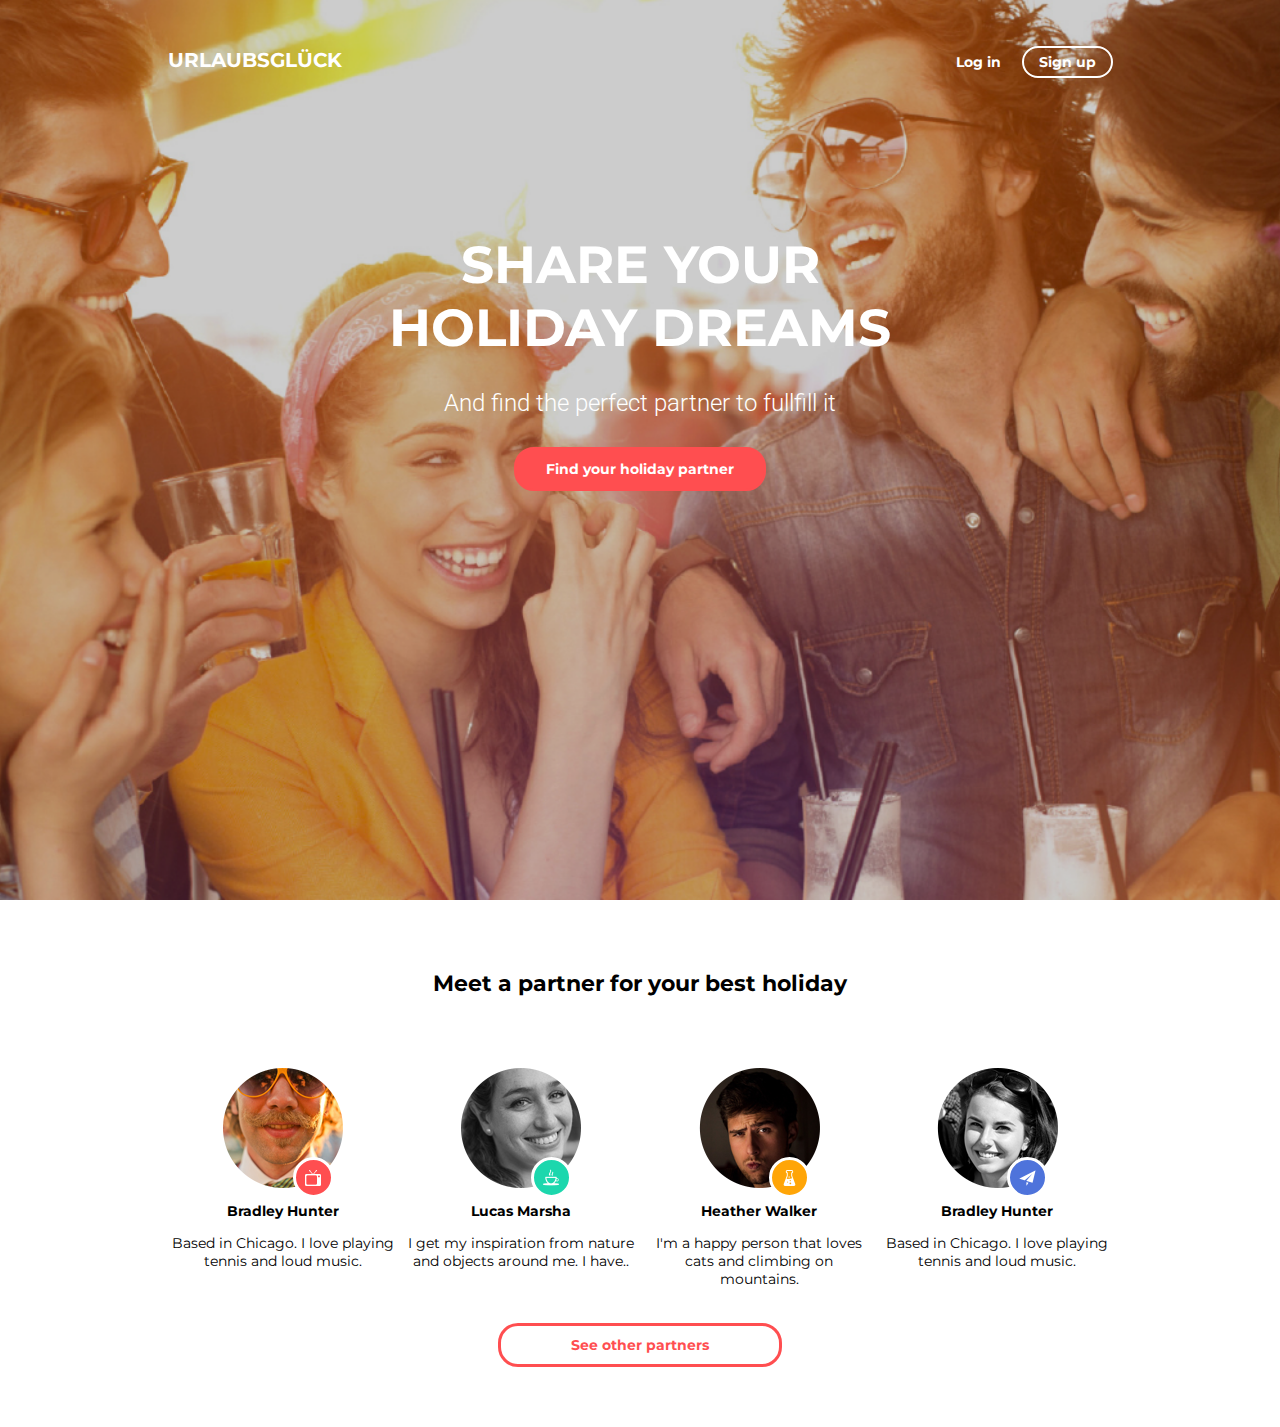
<file: Module-8/index.html>
<!DOCTYPE html>
<html lang="en">
<head>
    <meta charset="UTF-8">
    <meta name="viewport" content="width=device-width, initial-scale=1.0">
    <link rel="stylesheet" href="css/style.css">
    <link rel="stylesheet" href="css/media.css">
    <link href="https://fonts.googleapis.com/css?family=Montserrat:400,700&display=swap" rel="stylesheet">
    <link href="https://fonts.googleapis.com/css?family=Roboto:300,400&display=swap" rel="stylesheet">    <title>Module-8</title>
</head>
<body>
<header>
   
        <div class="container">
                <!---------- MENU + LOGO -------------------------------->
            <div class="header">
                    <nav class="menu">
                    <button>Log in</button>
                    <button>Sign up</button>
                </nav>
                <div class="logo"> <a href="#">URLAUBSGLÜCK</a></div>
            </div>
                <div class="main-section">
                <h1>Share your holiday dreams</h1>
                <p>And find the perfect partner to fullfill it</p>
                <button>Find your holiday partner</button>
            </div>
            </div>
 </header>
 <main>
        <section>
            <!------------ TEAM ------------------------------------------>
            <div class="container">
                <h2>Meet a partner for your best holiday</h2>
                <div class="team">
                        <div class="partner">
                            <a href="#"><img src="img/team/team-1.png" alt=""></a>
                            <h3>Bradley Hunter</h3>
                            <p>Based in Chicago. I love playing tennis and loud music.</p>
                        </div>
                        <div class="partner">
                            <a href="#"><img src="img/team/team-2.png" alt=""></a>
                            <h3>Lucas Marsha</h3>
                            <p>I get my inspiration from nature and objects around me. I have..</p>
                        </div>
                        <div class="partner">
                            <a href="#"><img src="img/team/team-3.png" alt=""></a>
                            <h3>Heather Walker</h3>
                            <p>I'm a happy person that loves cats and climbing on mountains.</p>
                        </div>
                        <div class="partner">
                            <a href="#"><img src="img/team/team-4.png" alt=""></a>
                            <h3>Bradley Hunter</h3>
                            <p>Based in Chicago. I love playing tennis and loud music.</p>
                        </div>
                    </div>
                    <button class="button">See other partners</button>
                </div>
        </section>
    </main>  
</body>
</html>
</file>
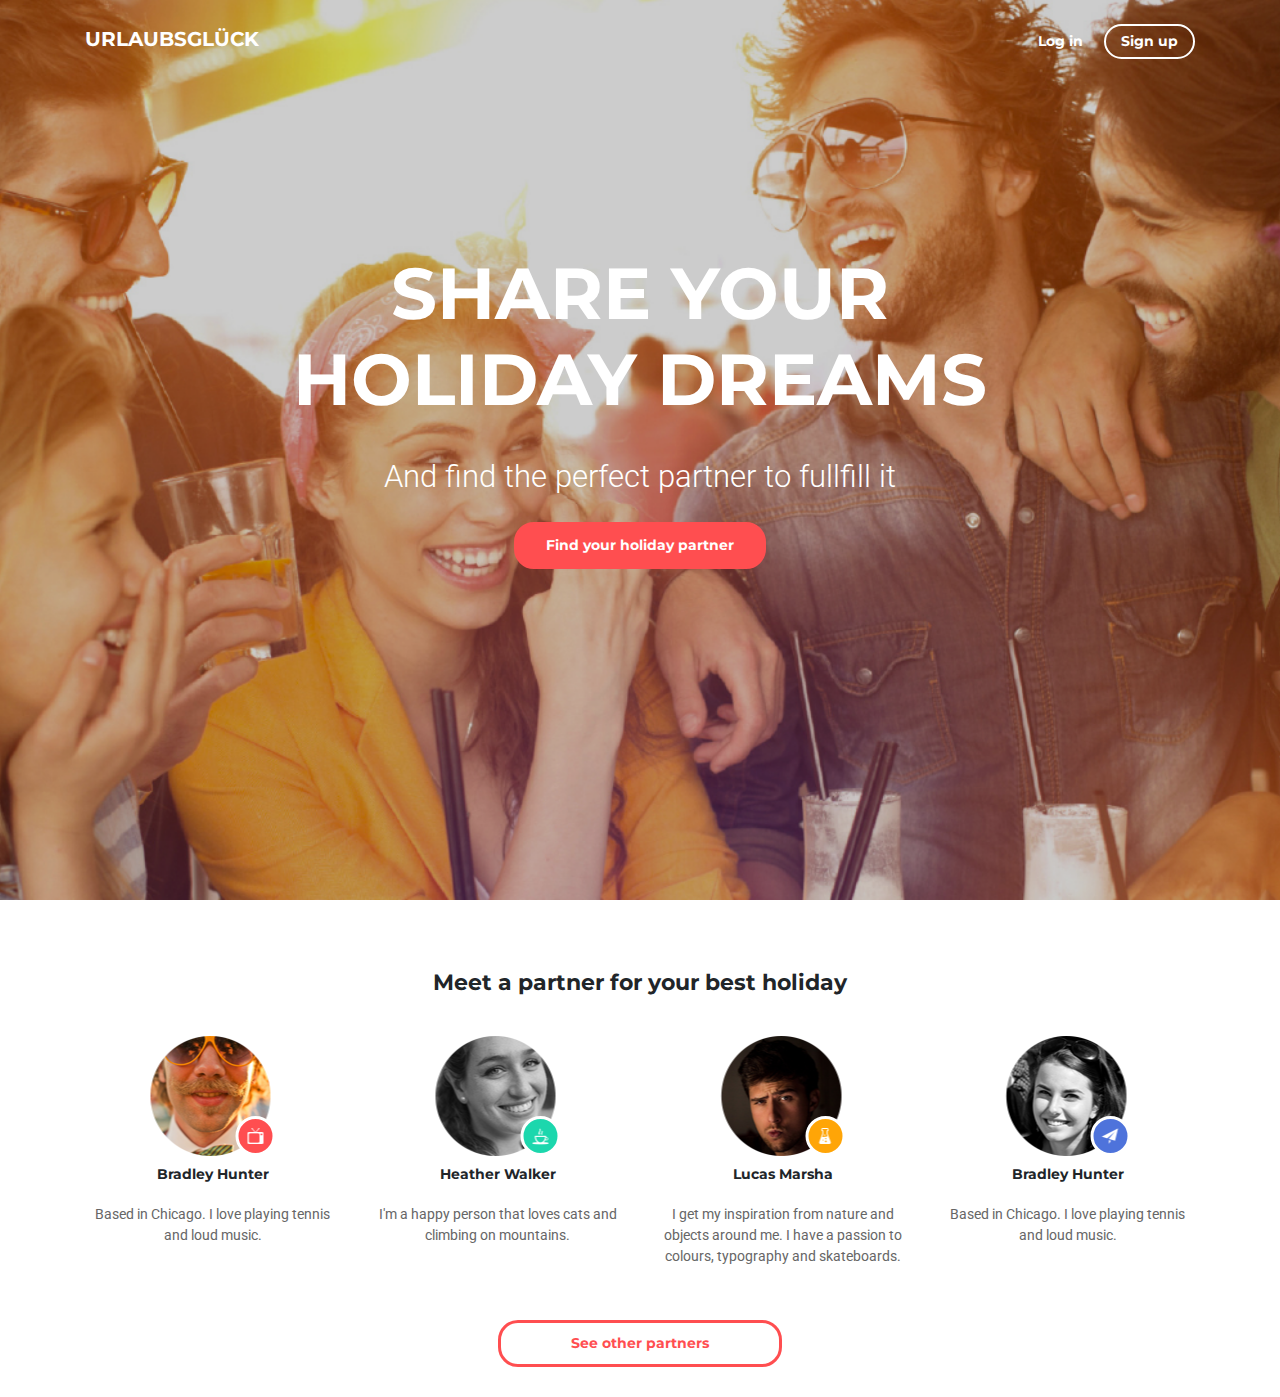
<file: Module-9/index.html>
<!DOCTYPE html>
<html lang="en">
  <head>
    <meta charset="UTF-8" />
    <meta name="viewport" content="width=device-width, initial-scale=1.0" />
    <link rel="stylesheet" href="https://stackpath.bootstrapcdn.com/bootstrap/4.4.1/css/bootstrap.min.css" integrity="sha384-Vkoo8x4CGsO3+Hhxv8T/Q5PaXtkKtu6ug5TOeNV6gBiFeWPGFN9MuhOf23Q9Ifjh" crossorigin="anonymous"/>
    <link rel="stylesheet" href="css/style.css" />
    <link href="https://fonts.googleapis.com/css?family=Montserrat:400,700&display=swap" rel="stylesheet"/>
    <link href="https://fonts.googleapis.com/css?family=Roboto:300,400&display=swap" rel="stylesheet"/>
    <title>Module-9</title>
  </head>
  <body>
    <header>
      <!---------- MENU + LOGO -------------------------------->
        <div class="container menu-wrapper pt-3">
          <div class="row d-flex">
            <div class="col-12 order-2 align-items-md-start order-md-0 col-md-6 d-flex justify-content-md-start align-items-center  justify-content-center  ">
                <div class="logo"><a href="#">URLAUBSGLÜCK</a></div>
              </div>
            <div class="col-12  order-1 order-md-0  col-md-6 d-flex justify-content-md-end align-items-center justify-content-center   ">
              <nav class="menu pb-md-0">
                <button>Log in</button>
                <button>Sign up</button>
              </nav>
            </div>
          </div>
          <div class="row main-section mt-md-0">
            <div class="col-12 d-flex flex-column justify-content-center  align-items-center">
            <h1>Share your<br>holiday dreams</h1>
              <p>And find the perfect partner to fullfill it</p>
              <button>Find your holiday partner</button>
            </div>
          </div>
        </div>
    </header>
    <main>
      <section>
        <!------------ TEAM ------------------------------------------>
        <div class="container">
          <div class="row">
            <div class="col-12">
              <h2>Meet a partner for your best holiday</h2>
            </div>
            <div class="col-12 col-md-6 col-xl-3 d-flex justify-content-center">
              <div class="partner">
                <a class="img-befor p1" href="#"><img src="img/team/team-1.png" alt=""/></a>
                <h3>Bradley Hunter</h3>
                <p>Based in Chicago. I love playing tennis and loud music.</p>
              </div>
            </div>
            <div class="col-12 col-md-6 col-xl-3 d-flex justify-content-center">
              <div class="partner">
                <a class="img-befor p2" href="#"><img src="img/team/team-2.png" alt=""/></a>
                <h3>Heather Walker</h3>
                <p>I'm a happy person that loves cats and climbing on mountains.</p>
              </div>
            </div>
            <div class="col-12 col-md-6 col-xl-3 d-flex justify-content-center">
              <div class="partner">
                <a class="img-befor p3" href="#"><img src="img/team/team-3.png" alt=""/></a>
                <h3>Lucas Marsha</h3>
                <p>I get my inspiration from nature and objects around me. I have a passion to colours, typography and skateboards.</p>
              </div>
            </div>
            <div class="col-12 col-md-6 col-xl-3 d-flex justify-content-center">
              <div class="partner">
                <a class="img-befor p4" href="#"><img src="img/team/team-4.png" alt=""/></a>
                <h3>Bradley Hunter</h3>
                <p>Based in Chicago. I love playing tennis and loud music.</p>
              </div>
            </div>
          </div>
        </div>
        <div class="container">
            <div class="row">
                       <div class="col-12 d-flex justify-content-center align-items-center">
                <button class="button">See other partners</button>
              </div>
            </div>
        </div>
      </section>
    </main>
  </body>
</html>
</file>
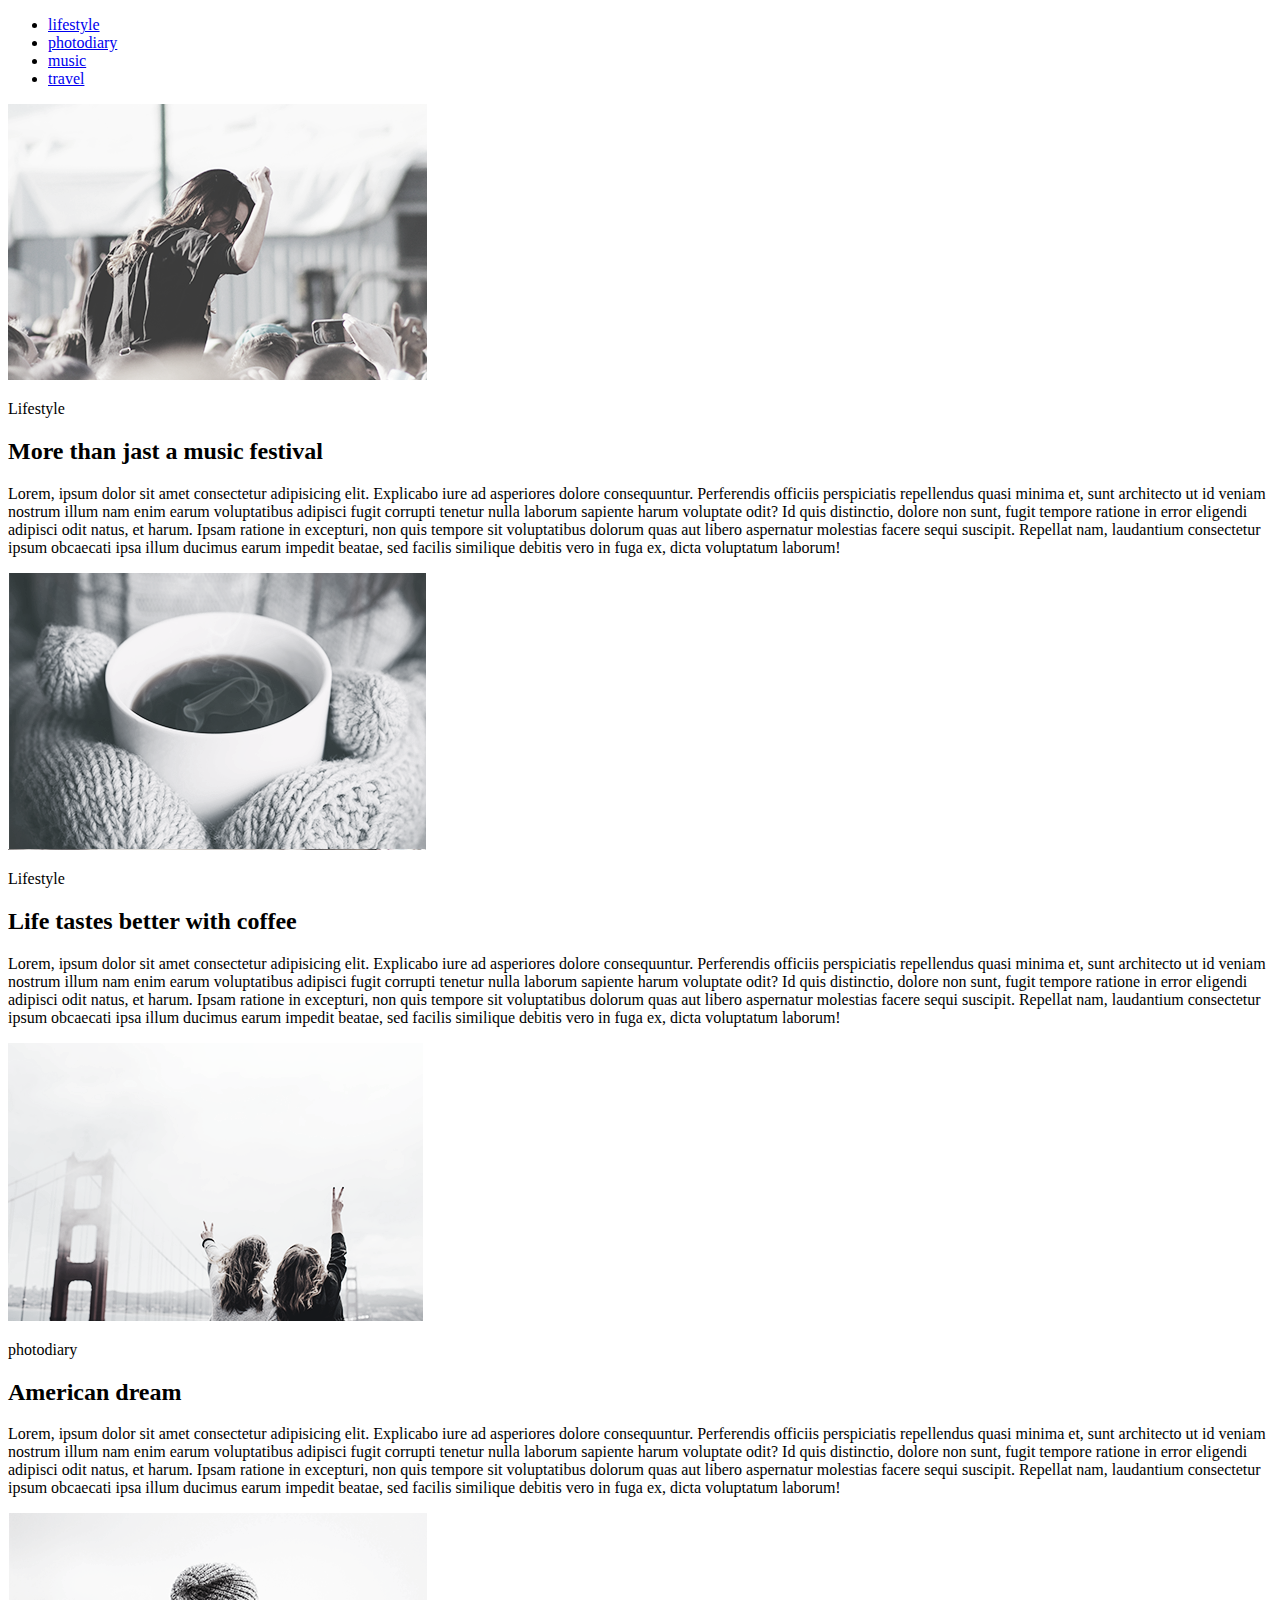
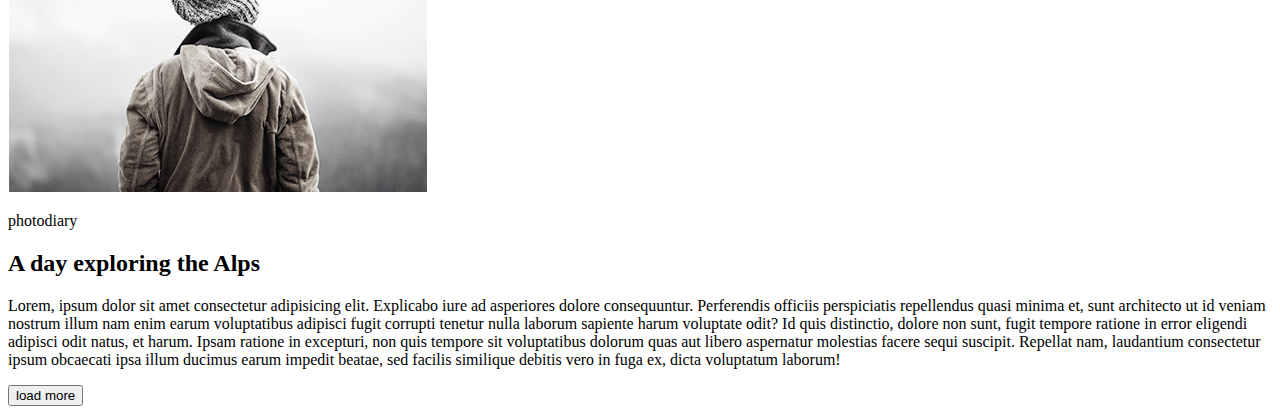
<file: site1/index.html>
<!DOCTYPE html>
<html lang="en">
  <head>
    <meta charset="UTF-8" />
    <meta name="viewport" content="width=device-width, initial-scale=1.0" />
    <meta http-equiv="X-UA-Compatible" content="ie=edge" />
    <title>Homework</title>
  </head>
  <body>
    <header>
      <nav>
        <ul>
          <li>
            <a href="#">lifestyle</a>
          </li>
          <li>
            <a href="#">photodiary</a>
          </li>
          <li>
            <a href="#">music</a>
          </li>
          <li>
            <a href="#">travel</a>
          </li>
        </ul>
      </nav>
    </header>
      <main>
        <section> 
          <div>
            <img src="img/foto-1.png" alt="" />
            <p>Lifestyle</p>
            <h2>More than jast a music festival</h2>
            <p>
              Lorem, ipsum dolor sit amet consectetur adipisicing elit. Explicabo
              iure ad asperiores dolore consequuntur. Perferendis officiis
              perspiciatis repellendus quasi minima et, sunt architecto ut id veniam
              nostrum illum nam enim earum voluptatibus adipisci fugit corrupti
              tenetur nulla laborum sapiente harum voluptate odit? Id quis
              distinctio, dolore non sunt, fugit tempore ratione in error eligendi
              adipisci odit natus, et harum. Ipsam ratione in excepturi, non quis
              tempore sit voluptatibus dolorum quas aut libero aspernatur molestias
              facere sequi suscipit. Repellat nam, laudantium consectetur ipsum
              obcaecati ipsa illum ducimus earum impedit beatae, sed facilis
              similique debitis vero in fuga ex, dicta voluptatum laborum!
            </p>
          </div>
          <div>
            <img src="img/foto-2.png" alt="" />
            <p>Lifestyle</p>
            <h2>Life tastes better with coffee</h2>
            <p>
              Lorem, ipsum dolor sit amet consectetur adipisicing elit. Explicabo
              iure ad asperiores dolore consequuntur. Perferendis officiis
              perspiciatis repellendus quasi minima et, sunt architecto ut id veniam
              nostrum illum nam enim earum voluptatibus adipisci fugit corrupti
              tenetur nulla laborum sapiente harum voluptate odit? Id quis
              distinctio, dolore non sunt, fugit tempore ratione in error eligendi
              adipisci odit natus, et harum. Ipsam ratione in excepturi, non quis
              tempore sit voluptatibus dolorum quas aut libero aspernatur molestias
              facere sequi suscipit. Repellat nam, laudantium consectetur ipsum
              obcaecati ipsa illum ducimus earum impedit beatae, sed facilis
              similique debitis vero in fuga ex, dicta voluptatum laborum!
            </p>
          </div>
          <div>
            <img src="img/foto-3.png" alt="" />
            <p>photodiary</p>
            <h2>American dream</h2>
            <p>
              Lorem, ipsum dolor sit amet consectetur adipisicing elit. Explicabo
              iure ad asperiores dolore consequuntur. Perferendis officiis
              perspiciatis repellendus quasi minima et, sunt architecto ut id veniam
              nostrum illum nam enim earum voluptatibus adipisci fugit corrupti
              tenetur nulla laborum sapiente harum voluptate odit? Id quis
              distinctio, dolore non sunt, fugit tempore ratione in error eligendi
              adipisci odit natus, et harum. Ipsam ratione in excepturi, non quis
              tempore sit voluptatibus dolorum quas aut libero aspernatur molestias
              facere sequi suscipit. Repellat nam, laudantium consectetur ipsum
              obcaecati ipsa illum ducimus earum impedit beatae, sed facilis
              similique debitis vero in fuga ex, dicta voluptatum laborum!
            </p>
          </div>
          <div>
            <img src="img/foto-4.png" alt="" />
            <p>photodiary</p>
            <h2>A day exploring the Alps</h2>
            <p>
              Lorem, ipsum dolor sit amet consectetur adipisicing elit. Explicabo
              iure ad asperiores dolore consequuntur. Perferendis officiis
              perspiciatis repellendus quasi minima et, sunt architecto ut id veniam
              nostrum illum nam enim earum voluptatibus adipisci fugit corrupti
              tenetur nulla laborum sapiente harum voluptate odit? Id quis
              distinctio, dolore non sunt, fugit tempore ratione in error eligendi
              adipisci odit natus, et harum. Ipsam ratione in excepturi, non quis
              tempore sit voluptatibus dolorum quas aut libero aspernatur molestias
              facere sequi suscipit. Repellat nam, laudantium consectetur ipsum
              obcaecati ipsa illum ducimus earum impedit beatae, sed facilis
              similique debitis vero in fuga ex, dicta voluptatum laborum!
            </p>
          </div>
          <button>load more</button>
        </section>
      </main>
  </body>
</html>
</file>
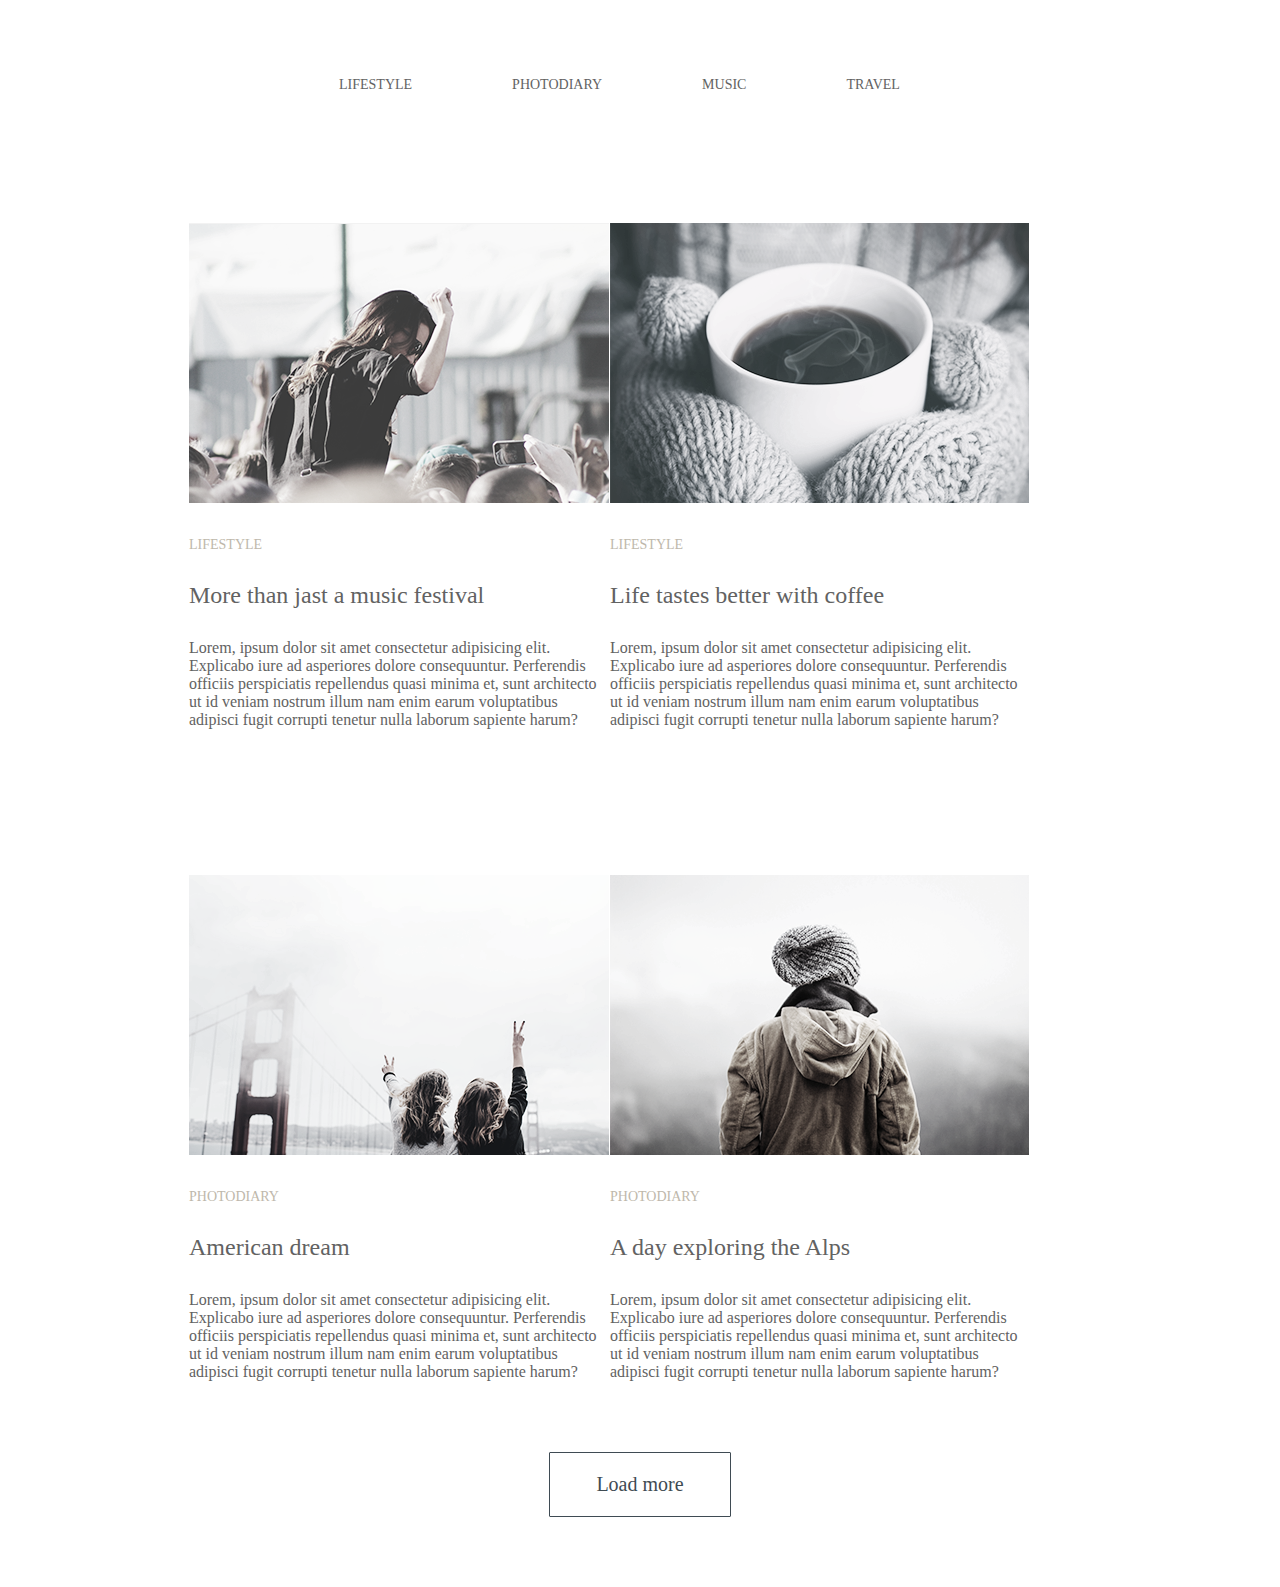
<file: site2/index.html>
<!DOCTYPE html>
<html lang="en">
  <head>
    <meta charset="UTF-8" />
    <meta name="viewport" content="width=device-width, initial-scale=1.0" />
    <meta http-equiv="X-UA-Compatible" content="ie=edge" />
    <title>Homework</title>
    <link rel="stylesheet" href="css/style.css" />
  </head>
  <body>
    <header>
      <div class="container">
        <nav>
          <ul class="menu">
            <li>
              <a href="#">lifestyle</a>
            </li>
            <li>
              <a href="#">photodiary</a>
            </li>
            <li>
              <a href="#">music</a>
            </li>
            <li>
              <a href="#">travel</a>
            </li>
          </ul>
        </nav>
      </div>
    </header>
    <section>
      <div class="container">
        <div class="services clearfix">
          <div class="title">
            <img src="img/foto-1.png" alt="" />
            <p class="coment">Lifestyle</p>
            <h2>More than jast a music festival</h2>
            <p>
              Lorem, ipsum dolor sit amet consectetur adipisicing elit.
              Explicabo iure ad asperiores dolore consequuntur. Perferendis
              officiis perspiciatis repellendus quasi minima et, sunt architecto
              ut id veniam nostrum illum nam enim earum voluptatibus adipisci
              fugit corrupti tenetur nulla laborum sapiente harum?
            </p>
          </div>
          <div class="title">
            <img src="img/foto-2.png" alt="" />
            <p class="coment">Lifestyle</p>
            <h2>Life tastes better with coffee</h2>
            <p>
              Lorem, ipsum dolor sit amet consectetur adipisicing elit.
              Explicabo iure ad asperiores dolore consequuntur. Perferendis
              officiis perspiciatis repellendus quasi minima et, sunt architecto
              ut id veniam nostrum illum nam enim earum voluptatibus adipisci
              fugit corrupti tenetur nulla laborum sapiente harum?
            </p>
          </div>
        </div>
      </div>
      <div class="container">
        <div class="services clearfix">
          <div class="title">
            <img src="img/foto-3.png" alt="" />
            <p class="coment">photodiary</p>
            <h2>American dream</h2>
            <p>
              Lorem, ipsum dolor sit amet consectetur adipisicing elit.
              Explicabo iure ad asperiores dolore consequuntur. Perferendis
              officiis perspiciatis repellendus quasi minima et, sunt architecto
              ut id veniam nostrum illum nam enim earum voluptatibus adipisci
              fugit corrupti tenetur nulla laborum sapiente harum?
            </p>
          </div>
          <div class="title">
            <img src="img/foto-4.png" alt="" />
            <p class="coment">photodiary</p>
            <h2>A day exploring the Alps</h2>
            <p>
              Lorem, ipsum dolor sit amet consectetur adipisicing elit.
              Explicabo iure ad asperiores dolore consequuntur. Perferendis
              officiis perspiciatis repellendus quasi minima et, sunt architecto
              ut id veniam nostrum illum nam enim earum voluptatibus adipisci
              fugit corrupti tenetur nulla laborum sapiente harum?
            </p>
          </div>
        </div>
      </div>
      <div class="container">
        <a href="#" class="button">Load more</a>
      </div>
    </section>
  </body>
</html>
</file>
<file: Module-10/css/style.css>
body{
padding: 0;
margin: 0;  
box-sizing: border-box;
font-family: 'Montserrat', sans-serif;  
}

.container {
width: 1200px;
margin: 0 auto;
}

  /* ---- MAIN MANU AND LOGO --------- */

.header{
  background: url(../img/main-baner.png) no-repeat center top / cover;
  width: 100%;
  position: relative;
  z-index: 1;
}

@media (-webkit-min-device-pixel-ratio: 2), 
(-o-min-device-pixel-ratio: 2/1), 
(min-resolution: 192dpi) {
  .header {
    background: url(../img/main-baner@2x.png);  
    background-size: cover;
  }
}

.header::before{
  content: '';
  position: absolute;
  top: 0;
  left: 0;
  bottom: 0;
  right: 0;
  z-index: 3;
  background-image: -webkit-gradient(linear, left top, left bottom, from(#f38181), to(#fce38a));
  background-image: -o-linear-gradient(#f38181, #fce38a);
  background-image: linear-gradient(#f38181, #fce38a);
  opacity: .8;
}

.header__inner{
  font-family: 'Montserrat', sans-serif;
  display: -webkit-box;
  display: -ms-flexbox;
  display: flex;
  -webkit-box-pack: justify;
      -ms-flex-pack: justify;
          justify-content: space-between;
  -webkit-box-align: center;
      -ms-flex-align: center;
          align-items: center;
  position: relative;
  z-index: 3;
  padding-top: 30px;
  }


.logo__link{
text-decoration: none;
font-size: 30px;
font-weight: bold;
line-height: 36px;
color: #fff;
}

.menu__link{
font-size: 14px;
font-weight: 500;
color: #fff;
text-transform: uppercase;
text-decoration: none;
margin-left: 50px;   
}

.menu a:first-child{
margin-left: 0;
}

.header__icon{
  margin-left: 30px;
  vertical-align: middle;
  display: inline-block;
  fill: #fff;  
  width: 20px;
  height: 20px;
}

.header__icon:hover{
  fill: #fce38a;  
  -webkit-transform: scale(1.05);  
      -ms-transform: scale(1.05);  
          transform: scale(1.05);
  }

.menu__link:hover {
  -webkit-transition: 0.2s;
  -o-transition: 0.2s;
  transition: 0.2s;
  padding-bottom: 5px;
  border-bottom: 3px solid #fce38a;
  color: #fce38a;
  }
  
  .header__title{
  font-family: "Montserrat";
  font-size: 150px;
  font-weight: bold;
  text-transform: uppercase;
  color: #fff;
  line-height: 150px;
  text-align: center;
  position: relative;
  z-index: 3;
  display: block;
  }
  
  .header__span{
    display: block;
    font-size: 72px;
    line-height: 87px;
    color: #fff;
    text-transform: capitalize;
    padding-bottom: 20px;
  }
  
  .header__btn{
  width: 155px;
  height: 34px;
  border: 3px solid #fff;
  display: inline-block;
  position: relative;
  z-index: 3;
  font-family: "Montserrat";
  font-size: 14px;
  font-weight: 400;
  text-transform: uppercase;
  color: #fff;
  text-align: center;
  outline: none;
  background-color: transparent;
  margin-bottom: 150px;
  text-align: center;
  top: 50%;
  left: 50%;
  -webkit-transform: translate(-50%, -50%);
      -ms-transform: translate(-50%, -50%);
          transform: translate(-50%, -50%);
  }
  
  .header__btn:hover{
    color: #f38181;
    border: 3px solid #f38181;
    background-color: transparent;
  }


/* ------SERVICES -------------------- */

.title{
font-family: "Montserrat";
font-size: 30px;
font-weight: bold;
text-transform: uppercase;
line-height: 30px;
color: #333333;
line-height: 36px;
text-align: center;
line-height: 60px;
position: relative;
z-index: 3;
}

span{
font-family: "Kaushan Script";
font-size: 24px;
line-height: 0px;
color: #333333;
text-transform: lowercase;
font-weight: 400;
}

h2:first-letter{
text-transform: none;
}

h2::after {
content: "";
margin: 20px auto;
display: block;
width: 60px;
height: 3px;
background-color: #f38181;
}

.services__item{
min-width: 382px;
}

.services__item{
  display: -webkit-box;
  display: -ms-flexbox;
  display: flex;
  padding: 40px 0;
  }
  
  .services__items{
  display: -webkit-box;
  display: -ms-flexbox;
  display: flex;
  -webkit-box-pack: justify;
      -ms-flex-pack: justify;
          justify-content: space-between;
  -ms-flex-wrap: wrap;
      flex-wrap: wrap;
  }

   
.services__text{
font-family: "Roboto";
font-size: 14px;
color: #b6b6b6;
line-height: 25px;
max-width: 292px;
}


.services__title{
font-family: "Montserrat";
font-size: 14px;
font-weight: 300;
text-transform: uppercase;
line-height: 14px;
color: #333333;
padding: 0;
margin: 0; 
}

.main__icon{
padding-right: 25px;
height: 32px;
width: 32px;
fill: #95e1d3;

}

/* --------OUR TEAM--------------- */

.team__text{
font-family: "Roboto";
font-size: 14px;
color: #b6b6b6;
width: 980px;
margin: 0 auto;  
padding-bottom: 85px;
text-align: center;
}

.team__block{
  display: -webkit-box;
  display: -ms-flexbox;
  display: flex;
  -webkit-box-pack: justify;
      -ms-flex-pack: justify;
          justify-content: space-between;
  margin-bottom: 80px;
  }

.team__name{
font-family: "Montserrat";
font-size: 14px;
font-weight: 300;
text-transform: uppercase;
line-height: 14px;
color: #333333;
text-align: center;
}

.team__post{
font-family: "Roboto";
font-size: 15px;
font-style: italic;
line-height: 5px;
color: #333333;
opacity: .5;
text-align: center;
}
/* ----ANIMATION--------------- */

.team__card{
  position: relative;
  height: 470px;
  width: 380px;
  background-color: #95e1d3;
  }
  
  .team__card-wrapper:hover {
  -webkit-transform: translate(-10px, -10px);
      -ms-transform: translate(-10px, -10px);
          transform: translate(-10px, -10px);
  -webkit-transition: 0.5s ease-out;
  -o-transition: 0.5s ease-out;
  transition: 0.5s ease-out;
  }
  
  .team__card-wrapper:hover .team__img::before {
  opacity: .8;
  }
  
  .team__card-wrapper:hover .team__buttons {
  opacity: 1;
  }
  
  .team__img::before{
    content: '';
    position: absolute;
    top: 0;
    left: 0;
    bottom: 3.8px;
    right: 0;
    z-index: 3;
    background-image: -webkit-gradient(linear, left top, left bottom, from(#f38181), to(#fce38a));
    background-image: -o-linear-gradient(#f38181, #fce38a);
    background-image: linear-gradient(#f38181, #fce38a);
    opacity: 0;
  }
  
  .team__btn{
  height: 55px;
  width: 55px;
  background-color: #fce38a;
  border: none;
  margin: .5px;
  }
  
  .team__buttons{
  display: -webkit-box;
  display: -ms-flexbox;
  display: flex;
  position: absolute;
  top: 50%;
  left: 50%;
  -webkit-transform: translate(-50%, -50%);
      -ms-transform: translate(-50%, -50%);
          transform: translate(-50%, -50%);
  opacity: 0;
  z-index: 4;
  }
  
  .team__btn:hover{
  background-color: #f38181;
  -webkit-transition: 0.3s;
  -o-transition: 0.3s;
  transition: 0.3s
  } 
  
  .team__btn:hover .team__icon{
    fill: #fff;
  }

  .team__icon{
    width: 27px;
    height: 27px;
    fill: #f38181;
  }
  
  .team {
    padding-bottom: 80px;
  }


/* ---FOOTER------------------------ */

.footer__wrapper{
  display: -webkit-box;
  display: -ms-flexbox;
  display: flex;
  -webkit-box-align: center;
      -ms-flex-align: center;
          align-items: center;
  -webkit-box-pack: justify;
      -ms-flex-pack: justify;
          justify-content: space-between;
  border-top: 1px solid #e5e5e5;
  padding: 10px  0;
  }
  
  .footer__inputs{
 display: flex;
  }
  
  .footer__wrapper{
  display: -webkit-box;
  display: -ms-flexbox;
  display: flex;
  height: 40px;
  }
  
  .footer__information{
  font-family: "Montserrat", sans-serif;
  font-size: 14px;
  line-height: 17px;
  color: #333333;
  }
  
  .footer__link{
  text-decoration: none;
  color: #f38181;
}
  
  .footer__input-submit {
  height: 40px;
  width: 144px;
  font-family: "Montserrat", sans-serif;
  font-size: 14px;
  font-weight: 700;
  line-height: 17px;
  color: #ffffff;
  text-transform: uppercase;
  background-color: #95e1d3;
  cursor: pointer;
  border: none;
  }
  
  .footer__input-email{
    border: none;
    height: 35px;
    outline: none;
    border: 1px solid #e7e7e7;
  }
  
  input[type="email"]::-webkit-input-placeholder {
  font-family: "Roboto", sans-serif;
  font-size: 15px;
  font-style: italic;
  line-height: 24px;
  color: #cccccc;
  }
  
  input[type="email"]::-moz-placeholder {
  font-family: "Roboto", sans-serif;
  font-size: 15px;
  font-style: italic;
  line-height: 24px;
  color: #cccccc;
  padding: 10px;
  }
  
  input[type="email"]:-ms-input-placeholder {
  font-family: "Roboto", sans-serif;
  font-size: 15px;
  font-style: italic;
  line-height: 24px;
  color: #cccccc;
  padding: 10px;
  }
  
  input[type="email"]::-ms-input-placeholder {
  font-family: "Roboto", sans-serif;
  font-size: 15px;
  font-style: italic;
  line-height: 24px;
  color: #cccccc;
  padding: 10px;
  }
  
  input[type="email"]::placeholder {
  font-family: "Roboto", sans-serif;
  font-size: 15px;
  font-style: italic;
  line-height: 24px;
  color: #cccccc;
  padding: 10px;
  }
</file>
<file: Module-11/css/styles.css>
body {
  padding: 0;
  margin: 0;
  box-sizing: border-box;
  font-family: "Montserrat", sans-serif; }

.container {
  width: 1200px;
  margin: 0 auto; }

/* ---- MAIN MANU AND LOGO --------- */
.header {
  background: url(../img/main-baner.png) no-repeat center top/cover;
  width: 100%;
  position: relative;
  z-index: 1; }
  @media (min-resolution: 192dpi) {
    .header .header {
      background: url(../img/main-baner@2x.png);
      background-size: cover; } }
  .header::before {
    content: '';
    position: absolute;
    top: 0;
    left: 0;
    bottom: 0;
    right: 0;
    z-index: 3;
    background-image: linear-gradient(#f38181, #fce38a);
    opacity: .8; }

.header__inner {
  display: flex;
  justify-content: space-between;
  align-items: center;
  position: relative;
  z-index: 3;
  padding-top: 30px; }

.logo__link {
  text-decoration: none;
  font-size: 30px;
  font-weight: bold;
  line-height: 36px;
  color: #fff; }

.menu__link {
  font-size: 14px;
  font-weight: 500;
  color: #fff;
  text-transform: uppercase;
  text-decoration: none;
  margin-left: 50px; }
  .menu__link:hover {
    transition: 0.2s;
    padding-bottom: 5px;
    border-bottom: 3px solid #fce38a;
    color: #fce38a; }

.menu a:first-child {
  margin-left: 0; }

.header__icon {
  margin-left: 30px;
  vertical-align: middle;
  display: inline-block;
  fill: #fff;
  width: 20px;
  height: 20px; }
  .header__icon:hover {
    fill: #fce38a;
    transform: scale(1.05); }

.header__title {
  font-size: 150px;
  font-weight: bold;
  text-transform: uppercase;
  color: #fff;
  line-height: 150px;
  text-align: center;
  position: relative;
  z-index: 3;
  display: block; }

.header__span {
  display: block;
  font-size: 72px;
  line-height: 87px;
  color: #fff;
  text-transform: capitalize;
  padding-bottom: 20px; }

.header__btn {
  width: 155px;
  height: 34px;
  border: 3px solid #fff;
  display: inline-block;
  z-index: 3;
  font-size: 14px;
  font-weight: 400;
  text-transform: uppercase;
  color: #fff;
  text-align: center;
  outline: none;
  background-color: transparent;
  margin-bottom: 150px;
  text-align: center;
  position: relative;
  top: 50%;
  left: 50%;
  transform: translate(-50%, -50%); }
  .header__btn:hover {
    color: #f38181;
    border: 3px solid #f38181;
    background-color: transparent; }

/* ------SERVICES -------------------- */
.title {
  font-size: 30px;
  font-weight: bold;
  text-transform: uppercase;
  line-height: 30px;
  color: #333;
  line-height: 36px;
  text-align: center;
  line-height: 60px;
  position: relative;
  z-index: 3; }
  .title::after {
    content: "";
    margin: 20px auto;
    display: block;
    width: 60px;
    height: 3px;
    background-color: #f38181; }
  .title:first-letter {
    text-transform: none; }

span {
  font-family: "Kaushan Script";
  font-size: 24px;
  line-height: 0px;
  color: #333;
  text-transform: lowercase;
  font-weight: 400; }

.services__item {
  min-width: 382px; }

.services__item {
  display: flex;
  padding: 40px 0; }

.services__items {
  display: flex;
  justify-content: space-between;
  flex-wrap: wrap; }

.services__text {
  font-family: "Roboto";
  font-size: 14px;
  color: #b6b6b6;
  line-height: 25px;
  max-width: 292px; }

.services__title {
  font-size: 14px;
  font-weight: 300;
  text-transform: uppercase;
  line-height: 14px;
  color: #333;
  padding: 0;
  margin: 0; }

.main__icon {
  padding-right: 25px;
  height: 32px;
  width: 32px;
  fill: #95e1d3; }

/* --------OUR TEAM--------------- */
.team__text {
  font-family: "Roboto";
  font-size: 14px;
  color: #b6b6b6;
  width: 980px;
  margin: 0 auto;
  padding-bottom: 85px;
  text-align: center; }

.team__block {
  display: flex;
  justify-content: space-between;
  margin-bottom: 80px; }

.team__name {
  font-size: 14px;
  font-weight: 300;
  text-transform: uppercase;
  line-height: 14px;
  color: #333;
  text-align: center; }

.team__post {
  font-family: "Roboto";
  font-size: 15px;
  font-style: italic;
  line-height: 5px;
  color: #333;
  opacity: .5;
  text-align: center; }

/* ----ANIMATION--------------- */
.team__card {
  position: relative;
  height: 470px;
  width: 380px;
  background-color: #95e1d3; }

.team__card-wrapper:hover {
  transform: translate(-10px, -10px);
  transition: 0.5s ease-out; }

.team__card-wrapper:hover .team__img::before {
  opacity: .8; }

.team__card-wrapper:hover .team__buttons {
  opacity: 1; }

.team__img::before {
  content: '';
  position: absolute;
  top: 0;
  left: 0;
  bottom: 3.8px;
  right: 0;
  z-index: 3;
  background-image: linear-gradient(#f38181, #fce38a);
  opacity: 0; }

.team__btn {
  height: 55px;
  width: 55px;
  background-color: #fce38a;
  border: none;
  margin: .5px; }
  .team__btn:hover {
    background-color: #f38181;
    transition: 0.3s; }
  .team__btn:hover .team__icon {
    fill: #fff; }

.team__buttons {
  position: absolute;
  top: 50%;
  left: 50%;
  transform: translate(-50%, -50%);
  display: flex;
  opacity: 0;
  z-index: 4; }

.team__icon {
  width: 27px;
  height: 27px;
  fill: #f38181; }

.team {
  padding-bottom: 80px; }

/* ---FOOTER------------------------ */
.footer__wrapper {
  display: flex;
  justify-content: space-between;
  border-top: 1px solid #e5e5e5;
  padding: 10px  0; }

.footer__inputs {
  display: flex; }

.footer__wrapper {
  display: flex;
  height: 40px; }

.footer__information {
  font-size: 14px;
  line-height: 17px;
  color: #333; }

.footer__link {
  text-decoration: none;
  color: #f38181; }

.footer__input-submit {
  height: 40px;
  width: 144px;
  font-size: 14px;
  font-weight: 700;
  line-height: 17px;
  color: #fff;
  text-transform: uppercase;
  background-color: #95e1d3;
  cursor: pointer;
  border: none; }

.footer__input-email {
  border: none;
  height: 35px;
  outline: none;
  border: 1px solid #e5e5e5; }
  .footer__input-email::placeholder {
    font-family: "Roboto";
    font-size: 15px;
    font-style: italic;
    line-height: 24px;
    color: #ccc;
    padding: 10px; }
</file>
<file: module-4/css/style.css>
/* *{
  outline: 1px solid red;
} */

body {
  padding: 0;
  margin: 0;
  font-family: OpenSans, sans-serif;
  color: #555252;
}

.clearfix:after {
  content: "";
  display: table;
  width: 100%;
  clear: both;
}

img {
  display: block;
  max-width: 100%;
  height: auto;
}

.container {
  width: 1110px;
  margin: 0 auto;
}

/* -----MAIN MANU AND LOGO----------------------------- */


nav {
  float: right;
  vertical-align: middle;
}

.logo {
  font-family: Roboto, sans-serif;
  font-size: 30px;
  text-transform: uppercase;
  float: left;
  margin-top: 43px;
  vertical-align: middle;
  text-decoration: none;
  color: #555252;
  font-weight: 300;
}

.logo:first-letter {
  font-weight: 900;
  color: #1abc9c;
}

.menu {
  font-size: 14px;
  font-weight: bold;
  text-transform: uppercase;
  padding: 0;
  margin: 0;
  weight: 468px;
  margin-top: 43px;
}

.menu li {
  float: left;
  display: inline-block;
  margin-left: 30px;
}

.menu li:first-child {
  margin-left: 0px;
}

.menu a {
  color: #000;
  text-decoration: none;
  text-transform: uppercase;
}

.menu a:hover,
.menu a:focus {
  color: #1abc9c;
  transition: all 0.2s;
  opacity: 0.9;
}

/* --- GOODS AND PRICE --------------------------- */

h2 {
  font-family: Roboto, sans-serif;
  font-size: 48px;
  font-weight: 900;
  text-align: center;
  margin-top: 100px;
  margin-bottom: 130px;
  text-transform: uppercase;
}

h2::after {
  content: "";
  margin: 20px auto;
  display: block;
  width: 164px;
  height: 7px;
  background-color: #1abc9c;
}

.goods li {
  list-style: none;
  display: inline-block;
}

.goods {
  padding: 0;
  margin: 0;
  font-size: 0;
  font-family: Roboto, sans-serif;
}

.goods-block {
  width: 255px;
  padding: 0;
  margin-right: 30px;
  margin-bottom: 30px;
}

.goods-block:hover .goods-name {
  background-color: #1abc9c;
  transition: all 0.2s;
}

.goods-block:hover .priсe {
  background-color: #1abc9c;
  opacity: 0.5;
  transition: all 0.2s;
}

.goods-block:nth-child(4n) {
  margin-right: 0;
}

.name-price {
  margin: 0;
  padding: 0;
  font-weight: 900;
  color: #fff;
}

.goods-name {
  font-size: 18px;
  background-color: #323232;
  padding: 14px;
  width: 167px;
  float: left;
  text-transform: uppercase;
  display: inline-block;
}

.goods-name a{
  color: #fff;
  text-decoration: none;
}

.priсe {
  font-size: 18px;
  padding: 14px;
  background-color: #8c8c8c;
  display: inline-block;
}

/* ---------LATEST NEWS----------------------------------- */

h3 {
  font-family: OpenSans, sans-serif;
  font-size: 18px;
  font-weight: 600;
  line-height: 22px;
  margin-bottom: 30px;
}

h3::after {
  content: "";
  margin: 15px 0px;
  display: block;
  width: 136px;
  height: 3px;
  background-color: #1abc9c;
}

.news-list {
  margin: 0;
  padding: 0;
  font-size: 0;
}

.news-list-item {
  display: inline-block;
  width: 350px;
  margin-right: 30px;
  margin-top: 20px;
  font-size: 0px;
  box-sizing: content-box;
}

.news-list-item:nth-child(3n) {
  margin-right: 0;
}

.news-list p {
  font-family: OpenSans, sans-serif;
  font-size: 14px;
  line-height: 17px;
}

button {
  border: 2px solid #4ec6ab;
  border-radius: 3px;
  display: block;
  width: 160px;
  height: 51px;
  text-decoration: none;
  text-align: center;
  font-size: 16px;
  margin-top: 15px;
  margin-bottom: 80px;
  background-color: #4ec6ab;
  color: #fff;
}

button:hover {
  color: #4ec6ab;
  transition: all 0.2s;
  opacity: 0.9;
  background-color: #fff;
}
</file>
<file: Module-5/css/style.css>
body {
  padding: 0;
  margin: 0;
  font-family: OpenSans, sans-serif;
  color: #555252;
}
  
.clearfix:after {
  content: "";
  display: table;
  width: 100%;
  clear: both;
}

img {
  display: block;
  max-width: 100%;
  height: auto;
}

.container {
  width: 1110px;
  margin: 0 auto;
}

/* -----MAIN MANU AND LOGO----------------------------- */

nav {
  float: right;
  vertical-align: middle;
}

.logo {
  font-family: Roboto, sans-serif;
  font-size: 30px;
  text-transform: uppercase;
  float: left;
  margin-top: 43px;
  vertical-align: middle;
  text-decoration: none;
  color: #555252;
  font-weight: 300;
}

.logo:first-letter {
  font-weight: 900;
  color: #1abc9c;
}

.menu {
  font-size: 14px;
  font-weight: bold;
  text-transform: uppercase;
  padding: 0;
  margin: 0;
  weight: 468px;
  margin-top: 43px;
}

.menu li {
  float: left;
  display: inline-block;
  margin-left: 30px;
}

.menu li:first-child {
  margin-left: 0px;
}

.menu a {
  color: #000;
  text-decoration: none;
  text-transform: uppercase;
}

.menu a:hover,
.menu a:focus {
  color: #1abc9c;
  transition: all 0.2s;
  opacity: 0.9;
}

/* ---------------- BACKGROUND IMG   ------------ */

.background-img{
  background: url(../img/bg-photo.png) no-repeat center /cover;
  height: 600px;
  display: block; 
  /* margin-top: 30px; */
  position: relative;



} 

.headline{
width: 770px;
margin: 0 auto;
top: 0; left: 0; bottom: 0; right: auto;
text-align: left;
}

.headline:before{  
  content: "";
  background-image: url(../img/pointer1.png);
  margin: auto;
  position: absolute;
  top: 0; left: 0; bottom: 0; right: 1000px;
  /* z-index: 2; */
}

.headline:after{
  content: "";
  background-image: url(../img/pointer2.png);
  margin: auto;
  position: absolute;
  top: 0; left: 1000px; bottom: 0; right: 0;
  /* z-index: 2; */
}

.headline:before,
.headline:after {
  display: block;
  height: 104px;
  width: 104px;
  background-color: #4f9c8a;
  background-repeat: no-repeat;
  background-position: center;
  opacity: 0.5;
}
/* -----:HOVER--SLIDER----------------- */
.headline:hover:before {
  opacity: 1;
}

.headline:hover:after {
  opacity: 1;
}

h1 {
  font-family: Roboto, sans-serif;
  font-size: 60px;
  font-weight: 900;
  color: #fff;
  text-transform: uppercase;
  padding-top: 211px;

}

.tours{
  font-family: Roboto, sans-serif;
  font-size: 24px;
  font-weight: 400;
  color: #fff;
  text-transform: uppercase;
  position: relative;
  bottom: 25px;
}

/* --- New collection --------------------------- */

.background{
  background-color: #e9f0fd;
  padding-bottom: 100px;
  padding-top: 120px;
}
.h2{
  position: relative; 
}

h2 {
  position: absolute;
  font-family: Roboto, sans-serif;
  font-size: 48px;
  font-weight: 900;
  text-align: center;
  top: 100px;
  left: 50%;
  margin: 0px;
  margin-bottom: 130px;
  text-transform: uppercase;
  transform: translateX(-50%);
}

h2::after {
  content: "";
  margin: 20px auto;
  display: block;
  width: 164px;
  height: 7px;
  background-color: #1abc9c;
}

.goods li {
  list-style: none;
  display: inline-block;
}

.goods {
  padding: 0;
  margin: 0;
  font-size: 0;
  font-family: Roboto, sans-serif;
}

.goods-block {
  width: 255px;
  padding: 0;
  margin-right: 30px;
  margin-bottom: 30px;
  margin-top: 335px;

  position: relative;
}

.goods-block:hover .goods-name {
  background-color: #1abc9c;
  transition: all 0.2s;
}

.goods-block:hover .priсe {
  background-color: #1abc9c;
  opacity: 0.5;
  transition: all 0.2s;
}

.goods-block:nth-child(4n) {
  margin-right: 0;
}

.name-price {
  margin: 0;
  padding: 0;
  font-weight: 900;
  color: #fff;
}

.goods-name {
  font-size: 18px;
  background-color: #323232;
  padding: 14px;
  width: 167px;
  float: left;
  text-transform: uppercase;
  display: inline-block;
  box-sizing: content-box;
}

h4{
  padding: 0;
  margin: 0;
}

.goods-name a{
  color: #fff;
  text-decoration: none;
}

.priсe {
  font-size: 18px;
  padding: 14px;
  background-color: #8c8c8c;
  display: inline-block;
}

/*--------------- ICON -------------------- */
.icon{
  position: absolute;
  height: 300px;
  width: 233px;
  background-color: rgba(0, 0, 0,.5);
  margin: 11px;
  opacity: 0;

}

.goods-block:hover .icon {
  opacity: 1;
}

.icon1{
  position: relative;
  top: 1px;
}

.icon2{
  position: relative;
  top: 2px;
}

.icon3{
  position: relative;
  left: 2px;
}

.icons {
  padding: 0;
  margin: 0;
  text-align: center;
  padding-top: 95px;
}
.icons-first {
  padding: 0;
  margin: 0;
}

.icon-png {
  padding: 12px 12px;
}

.icons-first li:hover  {
  background-color: #1abc9c;
  border: 2px solid #1abc9c;
  transition: all 0.2s;
}

.icons-first li{
  border: 2px solid white;
  height: 50px;
  width: 50px;
  margin-left: 7px;
 }
 
 .icons-first li:first-child {
  margin-left: 0px;
}
/* -----------BASKET BUTTON------------------ */

 button {
  border: 2px solid #fff;
  display: inline-flex;
  width: 174px;
  height: 50px;
  background-color: #323232;
  color: #fff;
  text-transform: uppercase;
  font-family: OpenSans, sans-serif;
  font-size: 14px;
  text-transform: uppercase;
  text-align: center;
  line-height: 50px;
  margin: auto;
  position: absolute;
  top: 63px; left: 0; bottom: 0; right: 0;
}

.basket{
  position: relative;
  bottom: 2px;
}

.button{
  padding: 0;
 }

button:hover {
  transition: all 0.2s;
  opacity: 0.9;
  background-color: #737373;
}
/* -----------------FOOTER --------------- */

 footer{
  background-color: #323232;
  height: 88px;
  text-align: center;
}

.foot p{
  font-family: OpenSans, sans-serif;
  font-size: 16px;
  line-height: 28px;
  color: #f0f0f0;
  display: inline-block;
  padding-top: 20px;
}
</file>
<file: Module-6/css/style.css>
body{
padding: 0;
margin: 0;    
}

.container {
width: 1200px;
margin: 0 auto;
}

  /* ---- MAIN MANU AND LOGO --------- */

.header{
font-family: 'Montserrat', sans-serif;
padding-top: 25px;
padding-bottom: 125px;
display: flex;
justify-content: space-between;
align-items: center;
}

.logo{
text-decoration: none;
font-size: 30px;
font-weight: bold;
line-height: 36px;
color: #95e1d3;
}

.menu a{
font-size: 14px;
font-weight: 500;
color: #95e1d3;
text-transform: uppercase;
text-decoration: none;
margin-left: 50px;   
}

.menu a:first-child{
margin-left: 0;
}

.menu a:hover {
transition: 0.2s;
padding-bottom: 10px;
border-bottom: 3px solid #f38181;
color: #f38181;
}

/* ------SERVICES -------------------- */


.title_style{
font-family: "Kaushan Script";
font-size: 24px;
line-height: 24px;
color: #333333
}

h2{
font-family: "Montserrat";
font-size: 30px;
font-weight: bold;
text-transform: uppercase;
line-height: 30px;
color: #333333;
line-height: 36px;
text-align: center;
line-height: 60px;
}

span{
font-family: "Kaushan Script";
font-size: 24px;
line-height: 0px;
color: #333333;
text-transform: lowercase;
font-weight: 400;
}

h2:first-letter{
text-transform: none;
}

h2::after {
content: "";
margin: 40px auto;
display: block;
width: 60px;
height: 3px;
background-color: #f38181;
}

.services{
max-width: 382px;
}

.services_item{
display: flex;
padding: 60px 0;
}

.main_services_block{
display: inline-flex;
display: flex;
justify-content: space-between;
flex-wrap: wrap;
}

   
.services p{
font-family: "Roboto";
font-size: 14px;
color: #b6b6b6;
line-height: 25px;
max-width: 292px;
}


h3{
font-family: "Montserrat";
font-size: 14px;
font-weight: 300;
text-transform: uppercase;
line-height: 14px;
color: #333333;
padding: 0;
margin: 0; 
}

.main_icon{
padding-right: 25px;
}

/* --------OUR TEAM--------------- */

.text{
font-family: "Roboto";
font-size: 14px;
color: #b6b6b6;
width: 980px;
margin: 0 auto;  
padding-bottom: 85px;
text-align: center;
}

.team_block{
display: flex;
justify-content: space-between;
margin-bottom: 80px;
}

h4{
font-family: "Montserrat";
font-size: 14px;
font-weight: 300;
text-transform: uppercase;
line-height: 14px;
color: #333333;
text-align: center;
}

.post{
font-family: "Roboto";
font-size: 15px;
font-style: italic;
line-height: 5px;
color: #333333;
opacity: .5;
text-align: center;
}
/* ----ANIMATION--------------- */

.team__card{
position: relative;
height: 470px;
width: 380px;
background-color: #95e1d3;
}

.wrapper:hover {
transform: translate(-10px, -10px);
transition: 0.5s ease-out;
}

.wrapper:hover .gradient {
opacity: .8;
}

.wrapper:hover .buttons {
opacity: 1;
}

.gradient{
position: absolute;
top: 0;
left: 0;
height: 470px;
width: 380px;
background-image: linear-gradient(#f38181, #fce38a);
opacity: 0;
}

button{
height: 55px;
width: 55px;
background-color: #fce38a;
border: none;
}

.buttons{
display: flex;
position: absolute;
top: 50%;
left: 50%;
transform: translate(-50%, -50%);
opacity: 0;
}

button:hover{
background-color: #95e1d3;
transition: 0.3s
} 

/* ---FOOTER------------------------ */
.footer_wrapper{
display: flex;
align-items: center;
justify-content: space-between;
border-top: 1px solid #e5e5e5;
padding: 10px  0;
}

input{
border: 1px solid #e7e7e7;
}

.inputs{
display: flex;
height: 40px;
}

.information{
font-family: "Montserrat", sans-serif;
font-size: 14px;
line-height: 17px;
color: #333333;
}

.information a{
text-decoration: none;
color: #f38181;
}

input[type="submit"] {
height: 40px;
width: 144px;
font-family: "Montserrat", sans-serif;
font-size: 14px;
font-weight: 700;
line-height: 17px;
color: #ffffff;
text-transform: uppercase;
background-color: #95e1d3;
cursor: pointer;
}

input[type="email"]::placeholder {
font-family: "Roboto", sans-serif;
font-size: 15px;
font-style: italic;
line-height: 24px;
color: #cccccc;
padding: 10px;
}
</file>
<file: Module-8/css/style.css>
:root{
    box-sizing: border-box;
	font-size: calc(1vw + 0.6em);
}

html{
    box-sizing: border-box;
}
body{
    padding: 0;
    margin: 0;
    font-family: 'Montserrat', sans-serif;
   
}

img{
    display: block;
    max-width: 100%;
    height: auto;
}

.container{
    /* width: 320px; */
    margin: 0 auto;
}


/* ----HEADER--------- */

header{
    height: 100vh;
}

.logo a{
    font-family: 'Montserrat';
    font-size: 20px;
    font-weight: 700;
    color: #fff;
    text-transform: uppercase;
    text-decoration: none;
}

.menu button{
    font-family: 'Montserrat';
    font-size: 14px;
    font-weight: 700;
    color: #fff;
    text-decoration: none;
}

.menu button:first-child{
    border: 0; 
    outline: none; 
    background-color: transparent;
    padding-right: 15px;
}

.menu button:last-child {
    border: 2px solid #fff;
    padding: 5px 15px;
    border-radius: 20px;
    background-color: transparent;  
}

/* -----MAIN------- */
h1{
    font-family: 'Montserrat';
    font-size: 28px;
    font-weight: 700;
    color: #fff;
    text-transform: uppercase;

}

.main-section p{
    font-family: 'Roboto';
    font-weight: 300;
    font-size: 18px;
    color: #fff;
}

.main-section button{
  
    border: 2px solid #ff4e50;
    outline: none; 
    background-color: #ff4e50;
    border-radius: 20px;
    padding: 11px 30px;
    display: block;
    margin: 0 auto;
    text-decoration: none;
    font-family: 'Montserrat';
    font-size: 14px;
    font-weight: 700;
    color: #fff; 
}

.main-section {
    text-decoration: none;
    font-family: 'Montserrat';
    font-size: 14px;
    font-weight: 700;
    color: #fff;   
}
/* -----TEAM---------- */

h2{
    font-family: 'Montserrat';
    font-size: 22px;
    font-weight: 700;
    text-align: center; 
}
h3{
    font-family: 'Montserrat';
    font-size: 14px;
    font-weight: 700;
    text-align: center;

}

.partner{
    text-align: center;
}

.partner img{   
    display: block;
    margin: 0 auto;
}

.partner::before{
    content: '';
    background-repeat: no-repeat;
    background-position: center;
    width: 35px;
    height: 35px;
    display: block;
    text-align: center;
    border: 3px solid #fff;
    border-radius: 100%;
    position: relative;
  }
  
  .partner:nth-child(1)::before{
    background-image: url(../img/icon/icon-1.png);
    background-color: #ff4e50;
  }
  
  .partner:nth-child(2)::before{
    background-image: url(../img/icon/icon-2.png);
    background-color: #1cd7ad ;
  }
  
  .partner:nth-child(3)::before{
    background-image: url(../img/icon/icon-3.png);
    background-color: #ffa507;
  }
  .partner:nth-child(4)::before{
    background-image: url(../img/icon/icon-4.png);
    background-color: #4e73db;
  }

  .button{
    outline: none; 
    background-color: #fff;
    border: 3px solid #ff4e50;
    border-radius: 20px;
    padding: 10px 70px;
    display: block;
    margin: 0 auto;
    
}
.partner p{
    text-align: center;
    margin: 0 auto;
}

.button {
    text-decoration: none;
    font-family: 'Montserrat';
    font-size: 14px;
    font-weight: 700;
    color: #ff4e50;   
}
</file>
<file: Module-8/css/media.css>
@media (min-width: 320px) and (max-width: 767px) {

    .container{
        width: 320px;
    }

    header{
        background: url(../img/bg-img-mobile.png) no-repeat center top / cover;
        }

    .logo{
    width: 290px;
    text-align: center;
    margin: 0 auto;
    margin-bottom: 35px;
}

.menu {
    width: 290px;
    text-align: center;
    margin: 0 auto;
    padding: 30px 0 125px 0;
}

h1{
    width: 290px;
    text-align: center;
    margin: 0 auto;
    margin-bottom: 15px;
}

.main-section p{
    width: 230px;
    text-align: center;
    margin: 0 auto;
    margin-bottom: 18px;
}

.partner p{
    width: 225px;
}

.partner::before{
    top: 130px;
    left: 175px;
  }

  .button{
    margin-bottom: 60px;
    margin-top: 25px;
    
  }
}

/* =============768===================== */
@media (min-width: 768px) and (max-width: 1199px) {
    .container{
        width: 768px;
        margin: 0 auto;
    }

    header{
        background: url(../img/bg-img-tablet.png) no-repeat center top / cover;
        height: 100vh;
        background-color: black;
    }

    .header {
        width: 670px;
        display: flex;
        justify-content: space-between;
        flex-direction: row-reverse;
        padding-top: 35px;
        margin: 0 auto;
    }

    h1{
        font-size: 52px;
        width: 600px;
        text-align: center;
        margin: 0 auto;
        margin-bottom: 15px;
        margin-top: 155px;
        margin-bottom: 30px;
    }

    .main-section p{
        font-size: 24px;
        width: 550px;
        text-align: center;
        margin: 0 auto;
        margin-bottom: 30px;
    }

    h2{
        margin-top: 70px;
        margin-bottom: 30px;
    }

    .team{
        display: flex;
        justify-content: space-between;
        flex-wrap: wrap;
    }

    .partner{
        width: 200px;
        padding: 0 75px;
    }

    .partner::before{
        top: 130px;
        left: 125px;
      }

    .button{
        margin-bottom: 60px;
        margin-top: 35px;
        
    }
}
/* ==============1200============================================= */

@media (min-width: 1200px) {
    .container{
        width: 945px;
        margin: 0 auto;
    }

    header{
        background: url(../img/bg-img-desktop.png) no-repeat center top / cover;
        height: 100vh;
        background-color: black;
    }

    .header {
        width: 945px;
        display: flex;
        justify-content: space-between;
        flex-direction: row-reverse;
        padding-top: 45px;
        margin: 0 auto;
    }

    h1{
        font-size: 52px;
        /* line-height: 44px; */
        width: 600px;
        text-align: center;
        margin: 0 auto;
        margin-bottom: 15px;
        margin-top: 155px;
        margin-bottom: 30px;
    }

    .main-section p{
        font-size: 24px;
        width: 550px;
        text-align: center;
        margin: 0 auto;
        margin-bottom: 30px;
    }

    h2{
        margin-top: 70px;
        margin-bottom: 30px;
    }

    .team{
        display: flex;
        justify-content: space-between;
        
    }

    .partner{
        width: 230px;
    }

    .partner p{
        font-size: 14px;
    }

    .partner::before{
        top: 130px;
        left: 125px;
      }

    .button{
        margin-bottom: 60px;
        margin-top: 35px;   
    }

    .button:hover{
        color: #fff;
        background-color: #ff4e50;
        -webkit-transition: 0.5s ease-out;
        transform: scale(1.09);
        
    }

    .menu button:hover {
      color: #ff4e50;
      -webkit-transition: 0.5s ease-out;
      
    }
    
    .menu button:last-child:hover {
        border: 2px solid #ff4e50;
        -webkit-transition: 0.5s ease-out;
    }

    .main-section button:hover{
        transform: scale(1.09);
        -webkit-transition: 0.5s ease-out;
        
    }


}
</file>
<file: Module-9/css/style.css>
:root{
    box-sizing: border-box;
	font-size: calc(1vw + 0.6em);
}

html{
    box-sizing: border-box;
}
body{
    padding: 0;
    margin: 0;
    font-family: 'Montserrat', sans-serif;
}

img{
    display: block;
    max-width: 100%;
    height: auto;
    }

.container{
    min-width: 320px;
    max-width: 1440;
    margin: auto;
    padding-left: 15px;
    padding-right: 15px;
}

button:active, 
button:focus {
    outline: none !important;
}


/* ----HEADER--------- */

header{
    height: 100vh;
    margin-bottom: 70px;
    background: url(../img/bg-img-desktop.png) no-repeat center top / cover;
    height: 100vh;
    background-color: black;
}

.menu{
    padding-bottom: 200px;
}

.logo a{
    font-family: 'Montserrat';
    font-size: 20px;
    font-weight: 700;
    color: #fff;
    text-transform: uppercase;
    text-decoration: none;
}

.menu button{
    font-family: 'Montserrat';
    font-size: 14px;
    font-weight: 700;
    color: #fff;
    text-decoration: none;
}

.menu button:first-child{
    border: 0; 
    outline: none; 
    background-color: transparent;
    padding-right: 15px;
}

.menu button:last-child {
    border: 2px solid #fff;
    padding: 5px 15px;
    border-radius: 20px;
    background-color: transparent;  
    }

/* -----MAIN------- */
h1{
    font-family: 'Montserrat';
    font-size: 8vmin;
    font-weight: 700;
    color: #fff;
    text-transform: uppercase;
    text-align: center;

}

.main-section p{
    font-family: 'Roboto';
    font-weight: 300;
    font-size: 2.4vmax;
    color: #fff;
    text-align: center;
    padding: 0 25px;
    margin-top: 20px;

}

.main-section button{
    border: 2px solid #ff4e50;
    outline: none; 
    background-color: #ff4e50;
    border-radius: 20px;
    padding: 11px 30px;
    display: block;
    text-decoration: none;
    font-family: 'Montserrat';
    font-size: 14px;
    font-weight: 700;
    color: #fff; 
}

.main-section {
    text-decoration: none;
    font-family: 'Montserrat';
    font-size: 14px;
    font-weight: 700;
    color: #fff; 
    height: 700px;
    margin-top: -230px;
}
/* -----TEAM---------- */

h2{
    font-family: 'Montserrat';
    font-size: 22px;
    font-weight: 700;
    text-align: center;
    margin-bottom: 30px;
}

h3{
    font-family: 'Montserrat';
    font-size: 14px;
    font-weight: 700;
    padding: 10px 0;
}

.partner{
    position: relative;
    text-align: center;
}

.img-befor{
    position:relative;
    padding-top: 10px;
    width: 125px;
    height: 130px;
    display: block;
    text-align: center;
    top: 0; 
    left: 50%;
    transform: translateX(-50%);
}

.img-befor::before{
    content: '';
    background-repeat: no-repeat;
    background-position: center;
    width: 40px;
    height: 40px;
    display: block;
    text-align: center;
    border: 3px solid #fff;
    border-radius: 100%;
    position: absolute;
    top: 100%; 
    left: 100%;
    transform: translate(-100%, -100%);
}
  
  .p1::before{
    background-image: url(../img/icon/icon-1.png);
    background-color: #ff4e50;
  }
  
  .p2::before{
    background-image: url(../img/icon/icon-2.png);
    background-color: #1cd7ad ;
  }
  
  .p3::before{
    background-image: url(../img/icon/icon-3.png);
    background-color: #ffa507;
  }
  .p4::before{
    background-image: url(../img/icon/icon-4.png);
    background-color: #4e73db;
  }

  .button{
    outline: none; 
    background-color: #fff;
    border: 3px solid #ff4e50;
    border-radius: 20px;
    padding: 10px 70px;
    display: block; 
}

.partner p{
    font-family: 'Roboto';
    font-size: 14px;
    color: #666666;
}

.button {
    text-decoration: none;
    font-family: 'Montserrat';
    font-size: 14px;
    font-weight: 700;
    color: #ff4e50;
    margin: 30px 0;   
}

.button:hover{
    color: #fff;
    background-color: #ff4e50;
    -webkit-transition: 0.5s ease-out;
    transform: scale(1.05);
}

.menu button:hover {
  color: #ff4e50;
  -webkit-transition: 0.5s ease-out; 
}

.menu button:last-child:hover {
    border: 2px solid #ff4e50;
    -webkit-transition: 0.5s ease-out;
}

.main-section button:hover{
    transform: scale(1.05);
    -webkit-transition: 0.3s ease-out;   
}

.logo a:hover{
    color: #ff4e50;
    -webkit-transition: 0.5s ease-out;
}
</file>
<file: site2/css/style.css>
body {
	padding: 0;
	margin: 0;
	color: #626262;
}

header{

}
.container {
	width: 902px;
	margin: 0 auto;

} 
nav {
	margin-top: 75px;
	padding-left: 150px;
}

.menu{
	padding: 0;
	margin: 0;
	display: block;
	

}

.menu li {
	float: left;
	display: block;
	margin-right: 100px;
	

	
}
.menu a{
	color: #626262;
	text-decoration: none;
	font-size: 14px;
	text-transform: uppercase;
	
	
}
a:hover {
color: #03a9f4;
transition: all .5s;
opacity: 0.7;
}

a:active {
color: #03a9f4;
opacity: 0.7;
}
.coment {
text-transform: uppercase;
color: #beb8ab;
float: left;
font-size: 14px;
}
.title{
width: 421px;
float: left; */
text-align: left;
margin-left: px;
margin-top: 130px;
}

.clearfix:after {
	content: '';
	display: table;
	width: 100%;
	clear: both;
	}
	
.services p{
	margin-top: 30px;
}

.services h2{
	margin-top: 75px;
	font-weight: normal;
	
}
.button {
	border: 1px solid #3F4B53;
	border-radius: 1px;
	display: block;
	width: 120px;
	padding: 20px 30px;
	margin: 0 auto;
	text-decoration: none;
	text-align: center;
	font-size: 20px;
	margin-top: 55px;
	margin-bottom: 70px;
	color: #3F4B53;
}
.position{
	padding-left: 60px;
	
}
</file>
